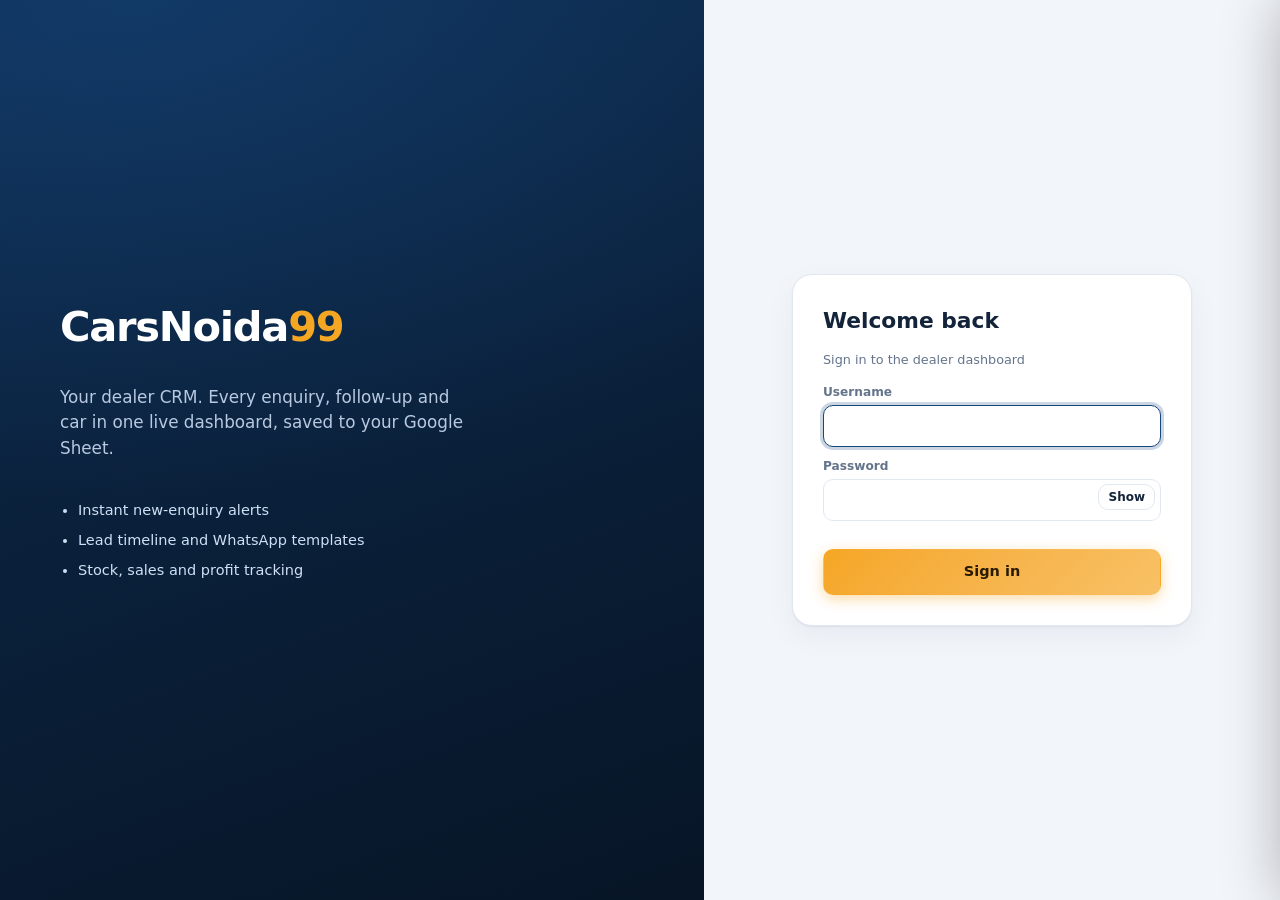
<file: admin.html>
<!doctype html><html lang="en"><head><meta charset="utf-8"><meta name="viewport" content="width=device-width,initial-scale=1,viewport-fit=cover"><meta name="robots" content="noindex,nofollow"><meta name="theme-color" content="#0d2b4e">
<title>Dealer CRM | CarsNoida99</title><link rel="icon" href="favicon.ico" sizes="any"><link rel="icon" type="image/png" sizes="32x32" href="favicon-32.png"><link rel="apple-touch-icon" href="favicon-180.png">
<style>:root{--n:#0d2b4e;--n2:#16467c;--a:#f5a623;--bg:#f2f5fa;--c:#fff;--c2:#f6f8fc;--t:#13233a;--m:#64748b;--b:#e2e8f1;--g:#15803d;--r:#dc2626;--sh:0 1px 2px #0f172a0f,0 10px 30px #0f172a0d}
[data-theme=dark]{--bg:#0a111e;--c:#111b2d;--c2:#16223a;--t:#e8eef9;--m:#8fa1bb;--b:#22314b;--g:#4ade80;--r:#f87171;--sh:0 1px 2px #0006,0 10px 30px #0004}
*{box-sizing:border-box}html{scroll-behavior:smooth}body{margin:0;font:14.5px/1.5 Inter,system-ui,-apple-system,"Segoe UI",Roboto,sans-serif;background:var(--bg);color:var(--t);-webkit-font-smoothing:antialiased}
.hide{display:none!important}button,input,select,textarea{font:inherit;color:inherit}
input,select,textarea{width:100%;padding:9px 11px;border:1px solid var(--b);border-radius:10px;background:var(--c);outline:0;transition:border .15s,box-shadow .15s}
input:focus,select:focus,textarea:focus{border-color:var(--n2);box-shadow:0 0 0 3px color-mix(in srgb,var(--n2) 22%,transparent)}
input[type=checkbox]{width:auto;accent-color:var(--n2)}textarea{resize:vertical}label{display:block;font-size:.76rem;font-weight:700;color:var(--m);margin:10px 0 4px}
button{cursor:pointer;border:1px solid var(--b);background:var(--c);padding:8px 13px;border-radius:10px;font-weight:600;transition:transform .12s,background .15s,box-shadow .15s;white-space:nowrap}button:hover{background:var(--c2);transform:translateY(-1px)}button:active{transform:none}button:disabled{opacity:.55;cursor:wait;transform:none}
button.p{background:linear-gradient(135deg,var(--a),color-mix(in srgb,var(--a) 70%,#fff));color:#2a1a00;border-color:transparent;box-shadow:0 4px 14px color-mix(in srgb,var(--a) 40%,transparent)}
button.dn{color:var(--r)}button.sm{padding:5px 10px;font-size:.8rem;border-radius:8px}button.gh{border-color:transparent;background:transparent}
a{color:var(--n2)}a.ab{display:inline-flex;align-items:center;gap:4px;text-decoration:none;font-weight:700;font-size:.78rem;padding:5px 10px;border-radius:8px;border:1px solid var(--b);background:var(--c);color:var(--t);white-space:nowrap}a.ab:hover{background:var(--c2)}a.ab.wa{background:#e8f9ef;border-color:#bfe8cf;color:#0b7a3e}[data-theme=dark] a.ab.wa{background:#0f2a1c;border-color:#1d4a30;color:#4ade80}
.auth{min-height:100vh;display:grid;grid-template-columns:1.1fr .9fr}.auth .hero{background:radial-gradient(900px 500px at 20% 0,#1d5a9e55,transparent),linear-gradient(160deg,var(--n),#071526);color:#fff;padding:60px;display:flex;flex-direction:column;justify-content:center}.auth .hero h1{font-size:2.6rem;margin:0 0 10px;letter-spacing:-.03em}.auth .hero h1 span{color:var(--a)}.auth .hero p{color:#b8c9e0;max-width:420px;font-size:1.05rem}.auth .hero li{margin:8px 0;color:#cfe0f5}.auth .hero ul{padding-left:18px}
.auth .card{margin:auto;width:min(400px,90%);background:var(--c);padding:30px;border-radius:20px;box-shadow:var(--sh);border:1px solid var(--b)}.pwrap{position:relative}.pwrap button{position:absolute;right:6px;top:5px;padding:3px 9px;font-size:.75rem}
.hint{background:#fff7e0;border:1px solid #f0d78a;color:#6b4e00;padding:10px 12px;border-radius:10px;font-size:.82rem;margin-bottom:12px}[data-theme=dark] .hint{background:#2a2410;border-color:#5a4a14;color:#f3d77a}
.demo{background:#fff2cc;color:#7a5200;text-align:center;font-size:.8rem;padding:6px;font-weight:600}
.shell{display:grid;grid-template-columns:228px 1fr;min-height:100vh}
.rail{position:sticky;top:0;height:100vh;background:linear-gradient(180deg,var(--n),#071526);color:#c9daf0;padding:16px 12px;display:flex;flex-direction:column;gap:3px;overflow-y:auto}
.rail .br{display:flex;align-items:center;gap:10px;padding:4px 8px 16px;font-weight:800;font-size:1.08rem;color:#fff}.rail .br img{width:34px;height:34px;border-radius:9px;background:#fff;object-fit:contain;padding:2px}.rail .br span span{color:var(--a)}
.rail button{display:flex;align-items:center;gap:11px;width:100%;text-align:left;background:transparent;border:0;color:#c9daf0;padding:10px 12px;border-radius:11px;font-weight:600;transform:none}.rail button:hover{background:#ffffff14}.rail button.on{background:#ffffff1f;color:#fff;box-shadow:inset 3px 0 0 var(--a)}
.rail svg,.tabbar svg{width:19px;height:19px;flex:none}.rail .cnt,.tabbar .cnt{margin-left:auto;background:var(--a);color:#2a1a00;border-radius:99px;font-size:.68rem;font-weight:800;padding:0 7px;min-width:20px;text-align:center;line-height:19px}.cnt.z{display:none}
.rail .sp{flex:1}.rail .ver{font-size:.68rem;color:#7f93b0;padding:6px 12px}
.main{min-width:0}.top{position:sticky;top:0;z-index:20;display:flex;align-items:center;gap:10px;padding:10px 24px;background:color-mix(in srgb,var(--bg) 82%,transparent);backdrop-filter:blur(12px);border-bottom:1px solid var(--b)}
.top h2{margin:0;font-size:1.2rem;letter-spacing:-.02em;min-width:90px}.gs{position:relative;flex:1;max-width:520px;margin-left:10px}.gs input{padding-left:34px;border-radius:99px}.gs svg{position:absolute;left:11px;top:10px;width:17px;height:17px;color:var(--m)}.gs kbd{position:absolute;right:10px;top:8px;font-size:.7rem;border:1px solid var(--b);border-radius:6px;padding:1px 6px;color:var(--m);background:var(--c2)}
.gsr{position:absolute;left:0;right:0;top:44px;background:var(--c);border:1px solid var(--b);border-radius:14px;box-shadow:0 20px 50px #0003;max-height:70vh;overflow:auto;padding:6px;z-index:30}.gsr h6{margin:8px 10px 2px;font-size:.68rem;text-transform:uppercase;letter-spacing:.08em;color:var(--m)}.gsr div[data-go]{padding:8px 10px;border-radius:9px;cursor:pointer;display:flex;justify-content:space-between;gap:10px}.gsr div[data-go]:hover,.gsr div.act{background:var(--c2)}
.live{display:flex;align-items:center;gap:6px;font-size:.76rem;color:var(--m);white-space:nowrap;cursor:pointer}.live i{width:8px;height:8px;border-radius:50%;background:#22c55e;box-shadow:0 0 0 0 #22c55e88;animation:pl 2s infinite}.live.off i{background:#94a3b8;animation:none}@keyframes pl{70%{box-shadow:0 0 0 7px #22c55e00}100%{box-shadow:0 0 0 0 #22c55e00}}
.qa{position:relative}.menu{position:absolute;right:0;top:42px;background:var(--c);border:1px solid var(--b);border-radius:12px;box-shadow:0 18px 40px #0003;padding:6px;min-width:170px;z-index:40}.menu button{display:block;width:100%;text-align:left;border:0;background:transparent}
.page{padding:22px 24px 90px;max-width:1500px;margin:0 auto}
.card,.box{background:var(--c);border:1px solid var(--b);border-radius:16px;padding:18px;box-shadow:var(--sh)}.box h3{margin:0 0 12px;font-size:1rem;letter-spacing:-.01em;display:flex;align-items:center;justify-content:space-between;gap:8px}.box h3 small{font-weight:500;color:var(--m);font-size:.76rem}
.g2{display:grid;grid-template-columns:1fr 1fr;gap:14px}.g3{display:grid;grid-template-columns:repeat(3,minmax(0,1fr));gap:14px}.g21{display:grid;grid-template-columns:1.4fr 1fr;gap:14px}.mt{margin-top:14px}
.sub{color:var(--m);font-size:.8rem}.empty{color:var(--m);padding:22px;text-align:center}.ln{display:flex;gap:6px;flex-wrap:wrap;align-items:center}
.hello{display:flex;align-items:flex-end;justify-content:space-between;gap:12px;flex-wrap:wrap;margin-bottom:14px}.hello h1{margin:0;font-size:1.55rem;letter-spacing:-.03em}.hello p{margin:2px 0 0;color:var(--m)}
.chips{display:flex;gap:6px;flex-wrap:wrap}.chip{border-radius:99px;padding:5px 13px;font-size:.8rem;font-weight:600;background:var(--c);border:1px solid var(--b)}.chip.on{background:var(--n);color:#fff;border-color:var(--n)}.chip b{opacity:.65;font-weight:700;margin-left:3px}
.kpis{display:grid;grid-template-columns:repeat(auto-fit,minmax(160px,1fr));gap:12px}.kp{position:relative;overflow:hidden;background:var(--c);border:1px solid var(--b);border-radius:16px;padding:15px 16px;box-shadow:var(--sh);cursor:pointer;transition:transform .15s}.kp:hover{transform:translateY(-3px)}.kp:after{content:"";position:absolute;right:-20px;top:-20px;width:80px;height:80px;border-radius:50%;background:radial-gradient(circle,color-mix(in srgb,var(--a) 28%,transparent),transparent 70%)}
.kp b{display:block;font-size:1.65rem;letter-spacing:-.03em;line-height:1.15}.kp span{font-size:.72rem;color:var(--m);font-weight:700;text-transform:uppercase;letter-spacing:.05em}.kp small{display:block;color:var(--m);font-size:.74rem;margin-top:2px}.kp.hot b{color:var(--r)}.kp.ok b{color:var(--g)}
.bd{display:inline-block;padding:2px 9px;border-radius:99px;font-size:.7rem;font-weight:800;white-space:nowrap}
.bd.New{background:#dbeafe;color:#1d4ed8}.bd.Contacted{background:#fef3c7;color:#92400e}.bd.Visit{background:#ede9fe;color:#6d28d9}.bd.Negotiation{background:#ffedd5;color:#c2410c}.bd.Won,.bd.Available,.bd.pub{background:#dcfce7;color:#15803d}.bd.Lost,.bd.Sold,.bd.Hot{background:#fee2e2;color:#b91c1c}.bd.Reserved,.bd.Warm{background:#fef3c7;color:#92400e}.bd.Cold,.bd.ft{background:#dbeafe;color:#1d4ed8}.bd.off{background:#e5e7eb;color:#475569}
[data-theme=dark] .bd{filter:brightness(.92) saturate(1.1)}
.tg{font-size:.65rem;font-weight:800;background:#fde68a;color:#78350f;border-radius:6px;padding:1px 6px;margin-left:4px}
.av{flex:none;width:38px;height:38px;border-radius:50%;display:grid;place-items:center;color:#fff;font-weight:800;font-size:.85rem}.av.lg{width:52px;height:52px;font-size:1.1rem}
.sc{display:inline-grid;place-items:center;min-width:32px;height:22px;border-radius:7px;font-size:.72rem;font-weight:800}.sc.h{background:#fee2e2;color:#b91c1c}.sc.w{background:#fef3c7;color:#92400e}.sc.c{background:#e0ecff;color:#1d4ed8}
.tool{display:flex;gap:8px;flex-wrap:wrap;margin-bottom:12px;align-items:center}.tool input,.tool select{width:auto;flex:1;min-width:130px}.tool .grow{flex:3;min-width:200px}
.lr{display:grid;grid-template-columns:26px 40px minmax(160px,2fr) 150px 96px 60px auto;gap:12px;align-items:center;padding:11px 12px;border-bottom:1px solid var(--b);cursor:pointer;transition:background .12s}.lr:hover{background:var(--c2)}.lr:last-child{border:0}.lr.sel{background:color-mix(in srgb,var(--a) 10%,transparent)}.lr b{font-weight:700}.lr .lm{min-width:0}.lr .lm .sub{display:block;white-space:nowrap;overflow:hidden;text-overflow:ellipsis}.lr .od{color:var(--r);font-weight:700}.lr .la{display:flex;gap:5px}
.lr.new{box-shadow:inset 3px 0 0 var(--a);animation:flash 1.6s}@keyframes flash{0%{background:color-mix(in srgb,var(--a) 35%,transparent)}100%{background:transparent}}
.bulk{position:sticky;bottom:78px;z-index:15;display:flex;gap:8px;align-items:center;background:var(--n);color:#fff;border-radius:14px;padding:10px 14px;box-shadow:0 14px 40px #0006;margin-top:12px}.bulk select{width:auto;background:#fff1;color:#fff;border-color:#fff3}.bulk select option{color:#000}.bulk button{background:#fff1;color:#fff;border-color:#fff3}
.fu-row{display:flex;gap:10px;align-items:center;justify-content:space-between;padding:11px 0;border-bottom:1px solid var(--b);flex-wrap:wrap}.fu-row:last-child{border:0}
.pill-r{color:var(--r);font-weight:800}.pill-g,.pos{color:var(--g);font-weight:800}.neg{color:var(--r);font-weight:800}
.kan{display:grid;grid-template-columns:repeat(6,minmax(220px,1fr));gap:12px;overflow-x:auto;padding-bottom:12px;align-items:start}.col{background:color-mix(in srgb,var(--c2) 70%,var(--b));border-radius:14px;padding:10px;min-height:180px;transition:background .15s}.col.over{outline:2px dashed var(--n2);background:color-mix(in srgb,var(--n2) 14%,var(--c))}.col h4{margin:2px 4px 10px;font-size:.76rem;display:flex;justify-content:space-between;text-transform:uppercase;letter-spacing:.06em;color:var(--m)}
.lcard{background:var(--c);border:1px solid var(--b);border-radius:12px;padding:10px 11px;margin-bottom:8px;cursor:grab;box-shadow:0 1px 3px #0f172a0d;font-size:.84rem;transition:transform .12s}.lcard:hover{transform:translateY(-2px)}.lcard.drag{opacity:.4}.lcard b{display:block}.lcard .sub{display:block;margin:2px 0 5px}
.tw{overflow-x:auto}table{width:100%;border-collapse:collapse}th{text-align:left;font-size:.7rem;text-transform:uppercase;letter-spacing:.06em;color:var(--m);padding:8px 10px;border-bottom:1px solid var(--b);white-space:nowrap}td{padding:10px;border-bottom:1px solid var(--b);vertical-align:middle}tr:last-child td{border:0}.thumb{width:54px;height:40px;object-fit:cover;border-radius:7px;margin-right:9px;vertical-align:middle;background:var(--c2)}
.hb2{display:grid;grid-template-columns:120px 1fr 54px;gap:10px;align-items:center;margin:8px 0;font-size:.83rem}.hb2 i{display:block;height:10px;border-radius:6px;background:linear-gradient(90deg,var(--n2),var(--a));transition:width .6s}.hb2 s{text-decoration:none;font-weight:800;text-align:right}
.spark{display:flex;align-items:flex-end;gap:5px;height:90px}.spark div{flex:1;display:flex;flex-direction:column;justify-content:flex-end;height:100%}.spark i{display:block;border-radius:5px 5px 0 0;background:linear-gradient(180deg,var(--a),var(--n2));min-height:3px;transition:height .6s}.spark.l{font-size:.66rem;color:var(--m);gap:5px}.axis{display:flex;gap:5px;font-size:.64rem;color:var(--m);margin-top:4px}.axis span{flex:1;text-align:center}
.feed{max-height:340px;overflow:auto}.feed div{display:flex;gap:10px;padding:8px 0;border-bottom:1px solid var(--b);font-size:.84rem;cursor:pointer}.feed div:last-child{border:0}.feed i{flex:none;width:8px;height:8px;border-radius:50%;background:var(--a);margin-top:7px}
.drawer{position:fixed;top:0;right:0;bottom:0;width:min(520px,100%);background:var(--c);z-index:60;box-shadow:-20px 0 60px #0005;transform:translateX(105%);transition:transform .28s cubic-bezier(.2,.8,.2,1);display:flex;flex-direction:column}.drawer.open{transform:none}.ov{position:fixed;inset:0;background:#0b122088;z-index:55;backdrop-filter:blur(2px);opacity:0;pointer-events:none;transition:opacity .25s}.ov.open{opacity:1;pointer-events:auto}
.dh{display:flex;gap:12px;align-items:center;padding:18px 20px 12px;border-bottom:1px solid var(--b)}.dh h3{margin:0;font-size:1.15rem}.dh .x{margin-left:auto}.db{overflow:auto;padding:16px 20px 30px;flex:1}.db h5{margin:18px 0 8px;font-size:.72rem;text-transform:uppercase;letter-spacing:.08em;color:var(--m)}
.stg{display:flex;gap:5px;flex-wrap:wrap}.stg button{font-size:.76rem;padding:6px 10px;border-radius:99px}.stg button.on{background:var(--n);color:#fff;border-color:var(--n)}.stg button.on.Lost{background:var(--r);border-color:var(--r)}.stg button.on.Won{background:var(--g);border-color:var(--g);color:#fff}
.kv{display:grid;grid-template-columns:1fr 1fr;gap:8px 14px}.kv div{font-size:.84rem}.kv span{display:block;font-size:.68rem;color:var(--m);text-transform:uppercase;letter-spacing:.05em;font-weight:700}
.msg{background:var(--c2);border:1px solid var(--b);border-radius:12px;padding:10px 12px;white-space:pre-wrap;font-size:.9rem}
.tl{border-left:2px solid var(--b);margin-left:6px;padding-left:14px}.tl div{position:relative;padding:3px 0 9px;font-size:.84rem}.tl div:before{content:"";position:absolute;left:-20px;top:9px;width:10px;height:10px;border-radius:50%;background:var(--c);border:2px solid var(--n2)}.tl small{display:block;color:var(--m);font-size:.7rem}
.fbar{display:flex;gap:10px;align-items:flex-end;margin-top:6px}
dialog{border:0;border-radius:20px;padding:0;background:var(--c);color:var(--t);max-width:760px;width:95vw;max-height:94vh;box-shadow:0 30px 80px #0008}dialog::backdrop{background:#0b1220b3;backdrop-filter:blur(3px)}dialog form,dialog .in{padding:22px}dialog h3{margin-top:0}
.g2f{display:grid;grid-template-columns:1fr 1fr;gap:0 14px}
#toast{position:fixed;left:50%;bottom:84px;transform:translateX(-50%);background:#0f172a;color:#fff;padding:11px 18px;border-radius:12px;z-index:100;box-shadow:0 12px 40px #0006;font-weight:600;max-width:92vw}#toast.e{background:#b91c1c}#toast button{margin-left:10px;padding:3px 10px;font-size:.78rem}
.sk{height:84px;border-radius:16px;margin:10px 0;background:linear-gradient(90deg,var(--c2) 25%,var(--b) 37%,var(--c2) 63%);background-size:400% 100%;animation:sh 1.3s infinite}@keyframes sh{0%{background-position:100% 50%}100%{background-position:0 50%}}
.ph{position:relative;width:100%;max-width:240px;aspect-ratio:6/7;border-radius:18px;overflow:hidden;background:linear-gradient(160deg,var(--n),var(--n2));box-shadow:var(--sh)}.ph img{width:100%;height:100%;object-fit:cover;display:block}.drop{border:2px dashed var(--b);border-radius:14px;padding:14px;text-align:center;color:var(--m);font-size:.84rem;cursor:pointer}.drop.over{border-color:var(--n2);background:var(--c2)}
.rv-i{display:grid;grid-template-columns:1fr 1fr 70px 2fr auto;gap:8px;margin-bottom:8px;align-items:center}
.tabbar{display:none}
.pgn{display:flex;align-items:center;gap:8px;margin-top:12px}
@media(max-width:1100px){.shell{grid-template-columns:70px 1fr}.rail .br span,.rail button span.t,.rail .ver{display:none}.rail button{justify-content:center;padding:11px}.rail .cnt{position:absolute;margin:-18px 0 0 22px}.rail button{position:relative}.g21{grid-template-columns:1fr}.lr{grid-template-columns:26px 40px minmax(140px,2fr) 120px 80px auto}.lr .lt{display:none}}
@media(max-width:760px){.auth{grid-template-columns:1fr}.auth .hero{display:none}.shell{display:block}.rail{display:none}.page{padding:14px 12px 100px}.top{padding:8px 12px}.top h2{display:none}.live span{display:none}.g2,.g3,.g2f{grid-template-columns:1fr}.rv-i{grid-template-columns:1fr 1fr}
.tabbar{display:flex;position:fixed;left:0;right:0;bottom:0;z-index:50;background:var(--c);border-top:1px solid var(--b);padding:6px 4px calc(6px + env(safe-area-inset-bottom))}.tabbar button{flex:1;display:flex;flex-direction:column;align-items:center;gap:2px;font-size:.62rem;padding:4px 0;border:0;background:transparent;color:var(--m);position:relative;border-radius:8px}.tabbar button.on{color:var(--n2);font-weight:800}[data-theme=dark] .tabbar button.on{color:var(--a)}.tabbar .cnt{position:absolute;top:0;right:18%;margin:0}
.lr{grid-template-columns:38px 1fr auto;row-gap:4px}.lr>label,.lr .lt,.lr .lf{display:none}.lr .lc2{grid-column:2/4;grid-row:2}.lr .la{grid-column:3;grid-row:1}.bulk{bottom:70px;flex-wrap:wrap}.kan{grid-template-columns:repeat(6,250px)}#toast{bottom:76px}.drawer{width:100%}}
</style></head>
<body>
<div id="test" class="demo hide">DEMO MODE · API_URL is empty, so data is stored only in this browser. Not connected to Google Sheets.</div>
<section id="lg" class="auth"><div class="hero"><h1>CarsNoida<span>99</span></h1><p>Your dealer CRM. Every enquiry, follow-up and car in one live dashboard, saved to your Google Sheet.</p><ul><li>Instant new-enquiry alerts</li><li>Lead timeline and WhatsApp templates</li><li>Stock, sales and profit tracking</li></ul></div>
<div class="card"><form id="lf" autocomplete="on"><h2 style="margin-top:0">Welcome back</h2><p class="sub" style="margin:-6px 0 14px">Sign in to the dealer dashboard</p>
<div id="hint" class="hint hide"><b>Demo mode.</b> Username <b>demo</b>, password <b>demo</b>. Sample cars and enquiries are preloaded. Demo login is disabled once <code>API_URL</code> is set in config.js.</div>
<label for="u">Username</label><input id="u" name="username" autocomplete="username" autofocus required>
<label for="pw">Password</label><div class="pwrap"><input id="pw" name="password" type="password" autocomplete="current-password" required><button type="button" id="eye" tabindex="-1">Show</button></div>
<div id="le" role="alert" style="color:var(--r);min-height:22px;font-size:.85rem;margin-top:6px"></div><button class="p" id="lb" type="submit" style="width:100%;padding:11px">Sign in</button></form></div></section>

<div id="app" class="shell hide">
<aside class="rail"><div class="br"><img src="favicon-192.png" alt=""><span>CarsNoida<span>99</span></span></div><div id="nav"></div><div class="sp"></div><button id="lo" data-i="out"><span class="t">Sign out</span></button><div class="ver">CRM v4 · <span id="vr"></span></div></aside>
<div class="main"><header class="top"><h2 id="vt">Home</h2>
<div class="gs"><svg viewBox="0 0 24 24" fill="none" stroke="currentColor" stroke-width="2" stroke-linecap="round"><circle cx="11" cy="11" r="7"/><path d="M20 20l-4-4"/></svg><input id="gs" placeholder="Search enquiries, customers, cars…" autocomplete="off"><kbd>/</kbd><div class="gsr hide" id="gsr"></div></div>
<div class="live" id="live" title="Click to refresh now"><i></i><span id="liveT">Live</span></div>
<div class="qa"><button class="p" id="qab">+ New</button><div class="menu hide" id="qam"><button data-q="lead">👤 Enquiry (walk-in / call)</button><button data-q="car">🚗 Car</button></div></div>
<button id="thm" title="Dark / light">🌓</button><a href="index.html" target="_blank" rel="noopener" class="ab" style="padding:8px 12px">Website ↗</a></header>
<div class="page">
<section id="home"></section>

<section id="enq" class="hide"><div class="tool" style="justify-content:space-between"><div class="chips" id="esub"></div><div class="ln"><button id="lex">⬇ CSV</button><button class="p" id="ladd">+ Add enquiry</button></div></div>
<div id="efilters"><div class="chips" id="smart" style="margin-bottom:10px"></div>
<div class="tool"><input id="ls" class="grow" placeholder="Filter by name, phone, car, message…"><select id="lst"></select><select id="lty"></select><select id="lpr"><option value="">Any priority</option><option>Hot</option><option>Warm</option><option>Cold</option></select><select id="lso"><option value="new">Newest first</option><option value="score">Best score</option><option value="fu">Follow-up date</option><option value="old">Oldest first</option></select></div></div>
<div id="elist" class="box" style="padding:4px 6px"></div><div class="bulk hide" id="bulk"></div>
<div id="kan" class="kan hide"></div><div id="fu" class="hide"></div></section>

<section id="cus" class="hide"><div class="tool"><input id="cs" class="grow" placeholder="Search customers by name or phone"><button id="cex">⬇ CSV</button></div><div class="box"><div class="tw"><table><thead><tr><th>Customer</th><th>Enquiries</th><th>Interested in</th><th>Latest</th><th>Stage</th><th></th></tr></thead><tbody id="ctb"></tbody></table></div></div></section>

<section id="cars" class="hide"><div class="tool" style="justify-content:space-between"><div class="chips" id="csub"></div><div class="ln"><button id="carex">⬇ CSV</button><button class="p" id="add">+ Add car</button></div></div>
<div id="stock"><div class="tool"><input id="s" class="grow" placeholder="Search by name, brand or model"><select id="fs"><option value="">All visibility</option><option value="1">Published</option><option value="0">Hidden</option></select><select id="fst"><option value="">All stock status</option><option>Available</option><option>Reserved</option><option>Sold</option></select></div>
<div class="box"><div class="tw"><table><thead><tr><th>Car</th><th>Price</th><th>Stock</th><th>Days</th><th>Views</th><th>Enquiries</th><th>Website</th><th></th></tr></thead><tbody id="tb"></tbody></table></div><div class="pgn" id="pg"></div></div></div><div id="soldv" class="hide"></div></section>

<section id="rep" class="hide"></section>

<section id="site" class="hide"><div class="g21"><div class="box"><h3>Shop owner <small>Shown in the “About us” section of your website</small></h3>
<div style="display:flex;gap:18px;flex-wrap:wrap"><div style="flex:none"><div class="ph"><img id="ownPrev" alt=""></div></div><div style="flex:1;min-width:230px"><label>Photo</label><div class="drop" id="drop">📷 Drag a photo here or click to choose<br><span class="sub">Portrait photo works best. It is auto-cropped and compressed.</span></div><input type="file" id="phf" accept="image/*" class="hide"><div class="ln" style="margin-top:8px"><button class="sm dn hide" id="phx">Remove photo</button><span class="sub" id="phn"></span></div>
<label>Name</label><input id="on" maxlength="60" placeholder="e.g. Mr. Rakesh Kumar"><label>Role</label><input id="or" maxlength="80" placeholder="Founder &amp; Owner, CarsNoida99"></div></div>
<label>Quote / message to customers</label><textarea id="oq" rows="2" maxlength="300" placeholder="A used car should be a happy purchase…"></textarea><label>About paragraph (optional)</label><textarea id="oa" rows="3" maxlength="500"></textarea>
<label>Opening hours</label><input id="oh" maxlength="100" placeholder="Mon–Sun · 10:00 AM – 7:00 PM"></div>
<div style="display:grid;gap:14px;align-content:start"><div class="box"><h3>Announcement bar <small>top of website</small></h3><label style="display:flex;gap:8px;align-items:center;margin:0 0 8px;font-size:.85rem;color:var(--t)"><input type="checkbox" id="bo"> Show announcement</label><input id="bt" maxlength="140" placeholder="e.g. Diwali offer: free insurance on selected cars"></div>
<div class="box"><h3>Alerts &amp; Google Sheet</h3><label>E-mail me every new enquiry</label><input id="ne" type="email" placeholder="you@gmail.com"><p class="sub" style="margin:4px 0 0">Needs a one-time Google permission the first time a website enquiry arrives.</p><label>Google Sheet link (for the shortcut button)</label><input id="su" placeholder="https://docs.google.com/spreadsheets/d/…"></div></div></div>
<div class="box mt"><h3>Customer reviews <small>Shown on the website</small><button class="sm" id="rvadd">+ Add review</button></h3><div id="rvl"></div></div>
<div style="text-align:right;margin-top:14px"><button class="p" id="ssv" style="padding:11px 26px">Save website settings</button></div></section>

<section id="log" class="hide box"><div class="tw"><table id="lt"></table></div></section>

<section id="acc" class="hide"><div class="g2"><div class="box"><h3>Google Sheet</h3><p class="sub" style="margin-top:0">Your enquiries are saved to the <b>Leads</b> tab. A live <b>Summary</b> tab with charts is also created.</p><div class="ln"><a class="ab" id="osh" target="_blank" rel="noopener">Open Google Sheet ↗</a><button id="fmt">✨ Format my sheet</button></div><p class="sub">“Format” adds colours, dropdowns, filters, overdue highlights and the Summary tab. Safe to run any time.</p>
<hr style="border:0;border-top:1px solid var(--b);margin:16px 0"><h3>Preferences</h3><label style="display:flex;gap:8px;align-items:center;margin:0;font-size:.88rem;color:var(--t)"><input type="checkbox" id="snd"> Play a sound for new enquiries</label><label>Colour theme</label><div class="chips" id="pals"></div>
<hr style="border:0;border-top:1px solid var(--b);margin:16px 0"><h3>Keyboard shortcuts</h3><p class="sub" style="margin:0"><b>/</b> search · <b>N</b> new enquiry · <b>R</b> refresh · <b>Esc</b> close panel</p></div>
<div style="display:grid;gap:14px;align-content:start"><div class="box"><h3>Change password</h3><label>Current password</label><input id="op" type="password" autocomplete="current-password"><label>New password (10+ characters)</label><input id="np" type="password" autocomplete="new-password"><div style="margin-top:12px"><button class="p" id="cp">Update password</button></div></div>
<div class="box"><h3>Sample data &amp; backups</h3><p class="sub" style="margin-top:0">Sample data is fictional. Delete it before going live. Import each only once.</p><div class="ln"><button id="imp" class="p">Import my 12 real cars</button><button id="imd">14 sample cars</button><button id="iml">18 sample enquiries</button></div><div class="ln" style="margin-top:12px"><button id="bkc">⬇ Cars CSV</button><button id="bkl">⬇ Enquiries CSV</button><button id="bkj">⬇ Everything JSON</button></div></div></div></div></section>
</div></div>
<nav class="tabbar" id="tabbar"></nav></div>

<div class="ov" id="ov"></div><aside class="drawer" id="drw" aria-label="Enquiry details"></aside>

<dialog id="dlg"><form id="f" method="dialog"><h3 id="ft">Car</h3><div class="g2f">
<div><label>Brand *</label><input name="brand" required></div><div><label>Model *</label><input name="model" required></div>
<div><label>Variant</label><input name="variant"></div><div><label>Year *</label><input name="year" type="number" min="1980" required></div>
<div><label>Price (₹) *</label><input name="price" type="number" min="1" required></div><div><label>Market price (₹)</label><input name="marketPrice" type="number" min="0"></div>
<div><label>Purchase cost (₹, private)</label><input name="costPrice" type="number" min="0"></div><div><label>Stock status</label><select name="status"><option>Available</option><option>Reserved</option><option>Sold</option></select></div>
<div><label>Sold price (₹, private)</label><input name="soldPrice" type="number" min="0"></div><div><label>Kilometres</label><input name="km" type="number" min="0"></div>
<div><label>Owners</label><input name="owners" type="number" min="0"></div><div><label>Fuel</label><select name="fuel"><option>Petrol</option><option>Diesel</option><option>CNG</option><option>Electric</option><option>Hybrid</option></select></div>
<div><label>Transmission</label><select name="transmission"><option>Manual</option><option>Automatic</option></select></div><div><label>Body type</label><select name="bodyType"><option>Hatchback</option><option>Sedan</option><option>SUV</option><option>MUV</option><option>Coupe</option></select></div>
<div><label>Colour</label><input name="color"></div><div><label>Seats</label><input name="seats" type="number" min="1"></div><div><label>Engine (cc)</label><input name="engineCc" type="number" min="0"></div><div><label>RTO</label><input name="rto"></div><div><label>Mileage</label><input name="mileage"></div>
<div><label>Condition</label><select name="condition"><option value="">—</option><option>Excellent</option><option>Good</option><option>Fair</option></select></div><div><label>Warranty</label><input name="warranty" placeholder="e.g. 6 months"></div><div><label>Insurance</label><input name="insurance"></div><div><label>Service history</label><input name="service"></div></div>
<label>Description</label><textarea name="note" rows="3"></textarea><label>Features (one per line)</label><textarea name="features" rows="3"></textarea>
<label>Image URLs (one per line, https:// or cars/…)</label><textarea name="images" rows="3" id="im"></textarea><div id="pv" style="display:flex;gap:6px;margin:6px 0"></div>
<label style="display:inline-flex;gap:6px;align-items:center;color:var(--t)"><input type="checkbox" name="featured"> Featured</label> &nbsp; <label style="display:inline-flex;gap:6px;align-items:center;color:var(--t)"><input type="checkbox" name="published"> Published on website</label>
<div id="fe" style="color:var(--r)"></div><div style="text-align:right;margin-top:10px"><button type="button" id="cx">Cancel</button> <button class="p" id="sv" type="submit">Save</button></div></form></dialog>

<dialog id="ldlg"><form id="lform" method="dialog"><h3 id="lt2">Add enquiry</h3><div class="g2f"><div><label>Name *</label><input name="name" required></div><div><label>Phone *</label><input name="phone" required inputmode="tel"></div>
<div><label>Email</label><input name="email" type="email"></div><div><label>Type</label><select name="type"><option>Buy</option><option>Sell</option><option>Test drive</option><option>Finance</option><option>Callback</option><option>Other</option></select></div>
<div><label>Car</label><input name="carTitle" list="carlist" placeholder="Car they asked about"></div><div><label>Budget / expected price (₹)</label><input name="budget" type="number" min="0"></div>
<div><label>Source</label><select name="source"><option>Walk-in</option><option>Phone call</option><option>WhatsApp</option><option>CarWale</option><option>CarTrade</option><option>Instagram</option><option>Referral</option><option>Website</option></select></div><div><label>Buying timeline</label><select name="timeline"><option value="">—</option><option>Immediately</option><option>This month</option><option>1-3 months</option><option>Just exploring</option></select></div>
<div><label>Priority</label><select name="priority"><option>Hot</option><option selected>Warm</option><option>Cold</option></select></div><div><label>Follow-up date</label><input name="followUp" type="date"></div></div>
<label>Message</label><textarea name="message" rows="2"></textarea><datalist id="carlist"></datalist><div id="lfe" style="color:var(--r)"></div><div style="text-align:right;margin-top:10px"><button type="button" id="lcx">Cancel</button> <button class="p" id="lsv" type="submit">Save</button></div></form></dialog>
<dialog id="sdlg" style="max-width:420px"><form id="sform" method="dialog"><h3>Mark car as sold</h3><p id="stt" class="sub"></p><label>Sold price (₹) *</label><input id="spx" type="number" min="1" required><label>Purchase cost (₹)</label><input id="scx" type="number" min="0"><div style="text-align:right;margin-top:12px"><button type="button" id="scn">Cancel</button> <button class="p" type="submit">Mark sold</button></div></form></dialog>
<dialog id="cf" style="max-width:420px"><div class="in"><p id="ct"></p><div style="text-align:right"><button id="cn">Cancel</button> <button class="dn" id="cy">Delete</button></div></div></dialog>
<dialog id="cdlg"><div class="in"><div id="cbody"></div><div style="text-align:right;margin-top:10px"><button id="ccl">Close</button></div></div></dialog>
<div id="toast" class="hide"></div>

<script src="config.js"></script><script src="data/cars.js"></script><script src="data/sample-crm.js"></script><script>
const API=(window.CONFIG&&typeof window.CONFIG.API_URL==="string"?window.CONFIG.API_URL.trim():""),$=id=>document.getElementById(id);
let tok=sessionStorage.getItem("tok"),cars=[],leads=[],S={},view="home",esub="list",csub="stock",page=0,cur=null,curL=null,range="30",smart="all",sel=new Set(),known=new Set(),lastSync=0,pollT=null,newIds=new Set(),openId=null,photoData=null,reviews=[],mute=false;
const ST=["New","Contacted","Visit scheduled","Negotiation","Won","Lost"],cls=s=>s==="Visit scheduled"?"Visit":s,DAY=864e5;
const esc=s=>String(s??"").replace(/[&<>"']/g,c=>({"&":"&amp;","<":"&lt;",">":"&gt;",'"':"&quot;","'":"&#39;"}[c]));
const inr=n=>"₹"+Number(n||0).toLocaleString("en-IN"),today=()=>new Date().toLocaleDateString("en-CA",{timeZone:"Asia/Kolkata"}),plus=d=>new Date(Date.now()+d*DAY).toLocaleDateString("en-CA",{timeZone:"Asia/Kolkata"});
const fmt=d=>d?new Date(d).toLocaleString("en-IN",{dateStyle:"medium",timeStyle:"short"}):"—",fd=d=>d?new Date(d+(String(d).length===10?"T00:00:00":"")).toLocaleDateString("en-IN",{day:"numeric",month:"short"}):"";
const ago=d=>{if(!d)return"";const m=Math.round((Date.now()-new Date(d))/6e4);return m<1?"just now":m<60?m+"m ago":m<1440?Math.round(m/60)+"h ago":Math.round(m/1440)+"d ago"};
const wnum=p=>{p=String(p||"").replace(/\D/g,"");return p.length===10?"91"+p:p},ini=n=>String(n||"?").trim().split(/\s+/).slice(0,2).map(x=>x[0]).join("").toUpperCase(),hue=n=>{let h=0;for(const c of String(n))h=(h*31+c.charCodeAt(0))%360;return`hsl(${h} 55% 42%)`};
const openSt=l=>l.status!=="Won"&&l.status!=="Lost",stock=c=>c.status||"Available",days=c=>Math.max(0,Math.floor((Date.now()-new Date(c.created||Date.now()))/DAY)),leadsFor=c=>leads.filter(l=>l.carId&&l.carId===c.id).length;
const group=(arr,k)=>Object.entries(arr.reduce((o,c)=>(o[c[k]||"Other"]=(o[c[k]||"Other"]||0)+1,o),{})).sort((a,b)=>b[1]-a[1]);
const bars=(rows,f)=>{const mx=Math.max(1,...rows.map(r=>r[1]));return rows.map(([k,v])=>`<div class="hb2"><span>${esc(k)}</span><i style="width:${Math.max(3,v/mx*100)}%"></i><s>${f?f(v):v}</s></div>`).join("")||'<div class="empty">No data yet.</div>'};
const IC={home:"M3 11l9-8 9 8v9a1 1 0 0 1-1 1h-5v-6H9v6H4a1 1 0 0 1-1-1z",inbox:"M3 13l3-8h12l3 8v6H3zM3 13h5l1 3h6l1-3h5",users:"M9 11a4 4 0 1 0 0-8 4 4 0 0 0 0 8zM2 21v-1a6 6 0 0 1 6-6h2a6 6 0 0 1 6 6v1M17 3a4 4 0 0 1 0 8M22 21v-1a6 6 0 0 0-4-5.6",car:"M5 16l1.5-5a2 2 0 0 1 2-1.5h7a2 2 0 0 1 2 1.5L19 16M3 16h18v3H3zM7 19v1M17 19v1",chart:"M4 20V10M10 20V4M16 20v-7M22 20H2",globe:"M12 3a9 9 0 1 0 0 18 9 9 0 0 0 0-18zM3 12h18M12 3c3 3 3 15 0 18M12 3c-3 3-3 15 0 18",list:"M8 6h12M8 12h12M8 18h12M4 6h.01M4 12h.01M4 18h.01",gear:"M12 9a3 3 0 1 0 0 6 3 3 0 0 0 0-6zM19 12l2-1-2-4-2 1-2-1-1-2h-4l-1 2-2 1-2-1-2 4 2 1v2l-2 1 2 4 2-1 2 1 1 2h4l1-2 2-1 2 1 2-4-2-1z",out:"M9 4H5v16h4M16 8l4 4-4 4M20 12H9"};
const svg=n=>`<svg viewBox="0 0 24 24" fill="none" stroke="currentColor" stroke-width="1.8" stroke-linecap="round" stroke-linejoin="round"><path d="${IC[n]}"/></svg>`;
const NAV=[["home","Home","home"],["enq","Enquiries","inbox"],["cus","Customers","users"],["cars","Cars","car"],["rep","Reports","chart"],["site","Website","globe"],["log","Activity","list"],["acc","Settings","gear"]];
$("nav").innerHTML=NAV.map(n=>`<button data-v="${n[0]}">${svg(n[2])}<span class="t">${n[1]}</span>${n[0]==="enq"?'<span class="cnt z" id="bN"></span>':""}</button>`).join("");$("lo").insertAdjacentHTML("afterbegin",svg("out"));
$("tabbar").innerHTML=[["home","Home","home"],["enq","Leads","inbox"],["cars","Cars","car"],["rep","Reports","chart"],["acc","More","gear"]].map(n=>`<button data-v="${n[0]}">${svg(n[2])}${n[1]}${n[0]==="enq"?'<span class="cnt z" id="bN2"></span>':""}</button>`).join("");
function toast(m,e,act){const t=$("toast");t.innerHTML=esc(m)+(act?`<button id="tact">${esc(act[0])}</button>`:"");t.className=e?"e":"";if(act)$("tact").onclick=()=>{t.className="hide";act[1]()};clearTimeout(toast.t);toast.t=setTimeout(()=>t.className="hide",act?6000:3200)}
const THEME=localStorage.getItem("theme")||(matchMedia("(prefers-color-scheme:dark)").matches?"dark":"light");document.documentElement.dataset.theme=THEME;$("thm").onclick=()=>{const t=document.documentElement.dataset.theme==="dark"?"light":"dark";document.documentElement.dataset.theme=t;localStorage.setItem("theme",t)};

/* ---------- demo backend (only when API_URL is empty) ---------- */
function enrich(c,i){const n=Date.now();return{...c,status:i%9===3?"Sold":i%7===2?"Reserved":"Available",costPrice:Math.round(c.price*.87/1000)*1000,soldPrice:i%9===3?c.price-8000:0,views:Math.round((i*7+5)%40),created:new Date(n-(i*6+4)*DAY).toISOString(),updated:new Date(n-(i%5)*DAY).toISOString()}}
async function mock(a,q){const g=k=>JSON.parse(localStorage.getItem("m_"+k)||"[]"),s=(k,v)=>localStorage.setItem("m_"+k,JSON.stringify(v));
if(!localStorage.getItem("m_seeded4")){const cs=(window.STARTER_CARS||[]).map(enrich);s("cars",cs);s("leads",window.makeSampleLeads?makeSampleLeads(cs.filter(c=>c.status!=="Sold")):[]);localStorage.setItem("m_seeded4","1");localStorage.setItem("m_seeded3","1")}
let l=g("cars"),L=g("leads");const n=new Date().toISOString(),HX=(h,t)=>[...(h||[]),{t:new Date().toISOString(),u:"demo",x:t}];
if(a==="login")return q.username==="demo"&&q.password==="demo"?{ok:true,data:{token:"test"}}:{ok:false,error:"Invalid username or password (demo mode: demo / demo)"};
if(a==="list")return{ok:true,data:l};if(a==="logs")return{ok:true,data:g("logs")};if(a==="leads")return{ok:true,data:L};if(a==="password")return{ok:false,error:"Not available in demo mode"};if(a==="formatSheet")return{ok:false,error:"Demo mode: connect your Google Sheet first"};
if(a==="settings")return{ok:true,data:JSON.parse(localStorage.getItem("m_settings")||"{}")};
if(a==="settingsSave"){const o=JSON.parse(localStorage.getItem("m_settings")||"{}");Object.assign(o,q.settings);localStorage.setItem("m_settings",JSON.stringify(o))}
if(a==="save"){const c={...q.car};if(!c.brand||!c.model||!(c.price>0))return{ok:false,error:"Brand, model and price are required"};const i=l.findIndex(x=>x.id===c.id);
if(i<0){c.id="t"+Date.now()+Math.floor(Math.random()*99);c.created=n;c.views=0;l.push(c)}else{c.created=l[i].created;c.views=l[i].views;l[i]=c}c.updated=n;c.title=c.title||[c.year,c.brand,c.model,c.variant].join(" ").trim();s("cars",l)}
if(a==="delete")s("cars",l.filter(x=>x.id!==q.id));if(a==="flag"){const c=l.find(x=>x.id===q.id);c[q.field]=!c[q.field];c.updated=n;s("cars",l)}
if(a==="leadSave"){const x={...q.lead},i=L.findIndex(y=>y.id===x.id);
if(i<0){if(!x.name||!x.phone)return{ok:false,error:"Name and phone are required"};const rp=L.filter(y=>String(y.phone).slice(-10)===String(x.phone).slice(-10)).length;L.unshift({id:"L"+Date.now()+Math.floor(Math.random()*99),time:x.time||n,status:"New",priority:"Warm",source:"Walk-in",type:"Buy",notes:"",followUp:"",timeline:"",preferredTime:"",lostReason:"",lastContact:"",repeat:rp,...x,history:HX([],"Enquiry added manually"),updated:n})}
else{const o=L[i];let h=o.history||[];if(x.status&&x.status!==o.status){h=HX(h,`Status: ${o.status} → ${x.status}`);if(x.status==="Contacted")o.lastContact=n}if(x.priority&&x.priority!==o.priority)h=HX(h,"Priority set to "+x.priority);
if(x.followUp!==undefined&&x.followUp!==o.followUp)h=HX(h,x.followUp?"Follow-up set for "+x.followUp:"Follow-up cleared");if(x.addNote)h=HX(h,"Note: "+x.addNote);if(x.logContact){o.lastContact=n;h=HX(h,"Contacted: "+(x.logContact===true?"call / message":x.logContact))}
const{addNote,logContact,...rest}=x;L[i]={...o,...rest,history:h,updated:n}}s("leads",L)}
if(a==="leadDelete")s("leads",L.filter(x=>x.id!==q.id));
const lg=g("logs");lg.unshift({time:n,user:"demo",action:a,recordId:q.id||(q.lead&&q.lead.id)||"",detail:""});s("logs",lg.slice(0,50));return{ok:true,data:{id:"x"}}}
async function api(action,p={}){if(!API)return mock(action,p);const ac=new AbortController(),t=setTimeout(()=>ac.abort(),25000);
try{const r=await fetch(API,{method:"POST",headers:{"Content-Type":"text/plain;charset=utf-8"},body:JSON.stringify({action,token:tok,...p}),signal:ac.signal,cache:"no-store"});const raw=await r.text();let j;try{j=JSON.parse(raw)}catch(_){return{ok:false,error:"The Apps Script endpoint did not return JSON. Check config.js has the deployed /exec URL and redeploy the latest Apps Script version."}}
if(j.code===401&&action!=="login"){out();toast("Session expired. Please sign in again.",1)}return j}catch(e){return{ok:false,error:e.name==="AbortError"?"The server took too long. Check your internet and Apps Script deployment.":"Could not reach Google Apps Script. Check config.js, internet, and deployment access (Anyone)."}}finally{clearTimeout(t)}}
function out(){tok=null;sessionStorage.removeItem("tok");clearInterval(pollT);$("app").classList.add("hide");$("lg").classList.remove("hide");document.title="Dealer CRM | CarsNoida99"}

/* ---------- auth / boot ---------- */
async function loadAll(first){const [a,b]=await Promise.all([api("list"),api("leads")]);if(!a.ok)return a;cars=Array.isArray(a.data)?a.data:[];if(!b.ok)toast("Enquiries not loaded: "+b.error+". Re-deploy the new Apps Script.",1);else{const nl=Array.isArray(b.data)?b.data:[];if(!first)nl.forEach(l=>{if(!known.has(l.id))newIds.add(l.id)});leads=nl}leads.forEach(l=>known.add(l.id));lastSync=Date.now();return{ok:true}}
async function enter(){$("home").innerHTML='<div class="sk"></div>'.repeat(3);const r=await loadAll(true);if(!r.ok){out();$("le").textContent=r.error||"Could not verify this session. Please sign in again.";return false}
$("lg").classList.add("hide");$("app").classList.remove("hide");$("test").classList.toggle("hide",!!API);api("settings").then(x=>{if(x.ok){S=x.data||{};fillSite();osh()}});go(view);startPoll();return true}
$("lf").onsubmit=async e=>{e.preventDefault();$("lb").disabled=true;$("lb").textContent="Signing in…";$("le").textContent="";const r=await api("login",{username:$("u").value,password:$("pw").value});$("lb").disabled=false;$("lb").textContent="Sign in";
if(!r.ok)return $("le").textContent=r.error||"Sign in failed.";if(!r.data||!r.data.token)return $("le").textContent="Login response had no session. Redeploy the Apps Script backend and try again.";tok=r.data.token;sessionStorage.setItem("tok",tok);$("pw").value="";await enter()};
$("eye").onclick=()=>{const h=$("pw").type==="password";$("pw").type=h?"text":"password";$("eye").textContent=h?"Hide":"Show"};$("hint").classList.toggle("hide",!!API);$("lo").onclick=async()=>{await api("logout");out()};
$("vr").textContent=API?"Live":"Demo";

/* ---------- live updates ---------- */
function startPoll(){clearInterval(pollT);pollT=setInterval(()=>{if(document.hidden||!tok)return;sync(true)},40000)}
async function sync(quiet){$("live").classList.add("off");const before=new Set(known),r=await loadAll(false);$("live").classList.remove("off");if(!r.ok){if(!quiet)toast(r.error,1);return}
const fresh=leads.filter(l=>!before.has(l.id)),mu=mute;mute=false;if(fresh.length&&!mu){toast(`🔔 ${fresh.length} new enquir${fresh.length>1?"ies":"y"}: ${fresh.slice(0,2).map(l=>l.name).join(", ")}`,0,["View",()=>{go("enq");esub="list";drawEnq()}]);if(localStorage.getItem("snd")!=="0")chime()}
drawAll();$("liveT").textContent="Live";if(!quiet)toast("Refreshed")}
$("live").onclick=()=>sync(false);document.addEventListener("visibilitychange",()=>{if(!document.hidden&&tok&&Date.now()-lastSync>20000)sync(true)});
setInterval(()=>{if(tok&&lastSync)$("liveT").textContent="Live · "+(Date.now()-lastSync<60000?"just now":ago(lastSync))},15000);
function chime(){try{const c=new(window.AudioContext||window.webkitAudioContext)(),t=c.currentTime;[660,880].forEach((f,i)=>{const o=c.createOscillator(),g=c.createGain();o.frequency.value=f;o.connect(g);g.connect(c.destination);g.gain.setValueAtTime(.0001,t+i*.14);g.gain.exponentialRampToValueAtTime(.18,t+i*.14+.02);g.gain.exponentialRampToValueAtTime(.0001,t+i*.14+.3);o.start(t+i*.14);o.stop(t+i*.14+.32)})}catch(e){}}
function drawAll(){const o=openId,sc=$("drw").querySelector(".db");const st=sc?sc.scrollTop:0;badges();({home:drawHome,enq:drawEnq,cus:drawCus,cars:drawCars,rep:drawRep}[view]||(()=>{}))();if(o&&$("drw").classList.contains("open")&&!/INPUT|TEXTAREA|SELECT/.test((document.activeElement||{}).tagName||"")){drawDrawer(leads.find(l=>l.id===o));const d=$("drw").querySelector(".db");if(d)d.scrollTop=st}}

/* ---------- navigation ---------- */
const TITLES={home:"Home",enq:"Enquiries",cus:"Customers",cars:"Cars",rep:"Reports",site:"Website",log:"Activity",acc:"Settings"};
function go(v){view=v;document.querySelectorAll("[data-v]").forEach(x=>x.classList.toggle("on",x.dataset.v===v||(v!=="home"&&v!=="enq"&&v!=="cars"&&v!=="rep"&&x.dataset.v==="acc"&&x.closest("#tabbar"))));Object.keys(TITLES).forEach(k=>$(k).classList.toggle("hide",k!==v));$("vt").textContent=TITLES[v];
({home:drawHome,enq:drawEnq,cus:drawCus,cars:drawCars,rep:drawRep,log:logs,acc:drawSet,site:fillSite}[v]||(()=>{}))();scrollTo(0,0)}
document.addEventListener("click",e=>{const n=e.target.closest("[data-v]");if(n){go(n.dataset.v);return}
const o=e.target.closest("[data-open]");if(o&&!e.target.closest("a,select,input,label")){openLead(o.dataset.open);return}
if(!e.target.closest(".qa"))$("qam").classList.add("hide");if(!e.target.closest(".gs"))$("gsr").classList.add("hide")});
$("qab").onclick=()=>$("qam").classList.toggle("hide");$("qam").onclick=e=>{const b=e.target.closest("[data-q]");if(!b)return;$("qam").classList.add("hide");b.dataset.q==="lead"?leadForm():carForm({published:false,status:"Available",fuel:"Petrol",transmission:"Manual",bodyType:"Hatchback",year:new Date().getFullYear()})};
function badges(){const n=leads.filter(l=>l.status==="New").length;["bN","bN2"].forEach(i=>{const e=$(i);if(e){e.textContent=n;e.classList.toggle("z",!n)}});document.title=(n?`(${n}) `:"")+"Dealer CRM | CarsNoida99"}

/* ---------- score & templates ---------- */
function score(l){let s=20;s+={Hot:25,Warm:10,Cold:0}[l.priority]||0;s+={"Test drive":20,Finance:15,Buy:8,Sell:8,Callback:6}[l.type]||0;s+={Immediately:15,"This month":10,"1-3 months":5}[l.timeline]||0;if(l.repeat)s+=10;if(l.budget)s+=5;if(Date.now()-new Date(l.time)<2*DAY)s+=10;if(!openSt(l))return 0;return Math.min(100,s)}
const scc=n=>n>=70?"h":n>=45?"w":"c";
const carOf=l=>cars.find(c=>c.id===l.carId)||cars.find(c=>c.title===l.carTitle);
const TPL={"Greeting":l=>`Hi ${l.name}, this is CarsNoida99. Thank you for your enquiry${l.carTitle?" about the "+l.carTitle:""}. How can we help you?`,
"Car details":l=>{const c=carOf(l);return`Hi ${l.name}, ${c?`the ${c.title} is available at ${inr(c.price)}. ${c.km.toLocaleString("en-IN")} km, ${c.fuel}, ${c.owners||1} owner.`:"the car you asked about is available."} Would you like to visit or see more photos?`},
"Visit invite":l=>`Hi ${l.name}, you are welcome at our showroom: D-11, Sector 10, Near Noida Stadium, Dallupura Road, Noida. Open daily 10 AM to 7 PM. Map: https://maps.google.com/?q=Carsnoida99+Auto+Private+Limited+Noida`,
"Follow-up":l=>`Hi ${l.name}, just checking in. Are you still interested${l.carTitle?" in the "+l.carTitle:""}? Happy to help with finance, exchange or a test drive.`,
"Sell: ask photos":l=>`Hi ${l.name}, thanks for your car details. Please send photos (front, back, both sides, interior, dashboard/odometer) and we will share a valuation.`,
"Thank you":l=>`Hi ${l.name}, thank you for choosing CarsNoida99! We would love your feedback on Google. Wishing you happy driving!`};
const waLink=(l,t)=>`https://wa.me/${wnum(l.phone)}?text=${encodeURIComponent((TPL[t]||TPL.Greeting)(l))}`;

/* ---------- save lead (optimistic) ---------- */
async function upLead(id,patch,silent){const l=leads.find(x=>x.id===id);if(l){const o={...l};Object.assign(l,patch);delete l.addNote;delete l.logContact;if(patch.status&&patch.status!==o.status){l.history=[...(l.history||[]),{t:new Date().toISOString(),u:"you",x:`Status: ${o.status} → ${patch.status}`}]}if(patch.addNote)l.history=[...(l.history||[]),{t:new Date().toISOString(),u:"you",x:"Note: "+patch.addNote}];badges();drawAll()}
const r=await api("leadSave",{lead:{id,...patch}});if(!r.ok)toast(r.error,1);else if(!silent)toast("Saved");await sync(true)}

/* ---------- HOME ---------- */
const RANGES=[["1","Today"],["7","7 days"],["30","30 days"],["0","All time"]];
function inRange(l){return range==="0"||(range==="1"?new Date(l.time).toLocaleDateString("en-CA",{timeZone:"Asia/Kolkata"})===today():Date.now()-new Date(l.time)<+range*DAY)}
const dueList=()=>leads.filter(l=>openSt(l)&&l.followUp&&l.followUp<=today());
function drawHome(){const R=leads.filter(inRange),live=cars.filter(c=>stock(c)!=="Sold"),val=live.reduce((s,c)=>s+c.price,0),nw=leads.filter(l=>l.status==="New"),hot=leads.filter(l=>openSt(l)&&l.priority==="Hot"),due=dueList(),won=R.filter(l=>l.status==="Won"),conv=R.length?Math.round(won.length/R.length*100):0,soldC=cars.filter(c=>stock(c)==="Sold"),profit=soldC.reduce((s,c)=>s+((c.soldPrice||0)-(c.costPrice||0)),0);
const h=new Date().getHours(),gr=h<12?"Good morning":h<17?"Good afternoon":"Good evening",od=due.filter(l=>l.followUp<today()).length;
const focus=[...nw,...due.filter(l=>!nw.includes(l))].slice(0,7),feed=leads.flatMap(l=>(l.history||[]).map(x=>({...x,l}))).sort((a,b)=>new Date(b.t)-new Date(a.t)).slice(0,10);
const sp=[];for(let i=13;i>=0;i--){const d=new Date(Date.now()-i*DAY).toLocaleDateString("en-CA",{timeZone:"Asia/Kolkata"});sp.push({d,n:leads.filter(l=>new Date(l.time).toLocaleDateString("en-CA",{timeZone:"Asia/Kolkata"})===d).length})}const mx=Math.max(1,...sp.map(x=>x.n));
const old=live.filter(c=>days(c)>45).sort((a,b)=>days(b)-days(a)).slice(0,4),hotCars=Object.entries(leads.reduce((o,l)=>(l.carTitle&&(o[l.carTitle]=(o[l.carTitle]||0)+1),o),{})).sort((a,b)=>b[1]-a[1]).slice(0,5);
$("home").innerHTML=`<div class="hello"><div><h1>${gr} 👋</h1><p>${nw.length?`<b>${nw.length}</b> new enquir${nw.length>1?"ies":"y"} waiting`:"No new enquiries waiting"}${due.length?` · <b>${due.length}</b> follow-up${due.length>1?"s":""} due${od?` (${od} overdue)`:""}`:" · no follow-ups due"}.</p></div><div class="chips">${RANGES.map(r=>`<button class="chip ${range===r[0]?"on":""}" data-range="${r[0]}">${r[1]}</button>`).join("")}</div></div>
<div class="kpis"><div class="kp" data-go="enq:all"><span>Enquiries</span><b>${R.length}</b><small>${RANGES.find(r=>r[0]===range)[1].toLowerCase()}</small></div><div class="kp ${nw.length?"hot":""}" data-go="enq:new"><span>New · unattended</span><b>${nw.length}</b><small>need a first reply</small></div><div class="kp ${od?"hot":""}" data-go="enq:due"><span>Follow-ups due</span><b>${due.length}</b><small>${hot.length} hot leads open</small></div><div class="kp ok" data-go="enq:all"><span>Won</span><b>${won.length}</b><small>${conv}% conversion</small></div><div class="kp" data-go="cars:"><span>Cars in stock</span><b>${live.length}</b><small>${inr(val)}</small></div><div class="kp ok" data-go="cars:sold"><span>Gross profit</span><b>${inr(profit)}</b><small>${soldC.length} sold</small></div></div>
<div class="g21 mt"><div class="box"><h3>Today's focus <small>reply, call, tick off</small></h3>${focus.map(l=>`<div class="fu-row" data-open="${esc(l.id)}" style="cursor:pointer"><div class="ln" style="gap:10px;flex-wrap:nowrap"><div class="av" style="background:${hue(l.name)}">${ini(l.name)}</div><div><b>${esc(l.name)}</b> <span class="bd ${cls(l.status)}">${esc(l.status)}</span>${l.repeat?'<span class="tg">Repeat</span>':""}<br><span class="sub">${esc(l.type)} · ${esc((l.carTitle||l.message||"").slice(0,46))} · ${l.followUp&&l.followUp<today()?'<span class="pill-r">overdue</span>':ago(l.time)}</span></div></div><div class="ln"><a class="ab wa" target="_blank" rel="noopener" href="${waLink(l,"Greeting")}" data-log="${esc(l.id)}">WhatsApp</a><a class="ab" href="tel:${esc(l.phone)}" data-log="${esc(l.id)}">Call</a></div></div>`).join("")||'<div class="empty">All caught up 🎉</div>'}</div>
<div class="box"><h3>Live activity</h3><div class="feed">${feed.map(x=>`<div data-open="${esc(x.l.id)}"><i></i><span><b>${esc(x.l.name)}</b> · ${esc(x.x)}<br><span class="sub">${ago(x.t)}</span></span></div>`).join("")||'<div class="empty">Activity appears here.</div>'}</div></div></div>
<div class="g3 mt"><div class="box"><h3>Enquiries, last 14 days</h3><div class="spark">${sp.map(x=>`<div title="${x.d}: ${x.n}"><i style="height:${x.n/mx*100}%"></i></div>`).join("")}</div><div class="axis">${sp.map((x,i)=>`<span>${i%3===0?fd(x.d):""}</span>`).join("")}</div></div>
<div class="box"><h3>Funnel</h3>${bars(ST.map(s=>[s,leads.filter(l=>l.status===s).length]))}</div><div class="box"><h3>Most enquired cars</h3>${bars(hotCars)}</div></div>
<div class="g2 mt"><div class="box"><h3>Needs attention <small>stock over 45 days</small></h3>${old.map(c=>`<div class="fu-row"><span>${esc(c.title)}</span><span class="pill-r">${days(c)} days · ${inr(c.price)}</span></div>`).join("")||'<div class="empty">No slow-moving stock.</div>'}</div><div class="box"><h3>Where enquiries come from</h3>${bars(group(R,"source"))}</div></div>`}
document.addEventListener("click",e=>{const r=e.target.closest("[data-range]");if(r){range=r.dataset.range;drawHome();return}const k=e.target.closest("[data-go]");if(k){const[v,f]=k.dataset.go.split(":");if(v==="enq"){esub="list";smart=f;go("enq")}else{csub=f==="sold"?"sold":"stock";go("cars")}}
const lg=e.target.closest("[data-log]");if(lg){const l=leads.find(x=>x.id===lg.dataset.log);if(l)upLead(l.id,{logContact:lg.classList.contains("wa")?"WhatsApp":"Call",...(l.status==="New"?{status:"Contacted"}:{})},true)}});

/* ---------- ENQUIRIES ---------- */
const SUBS=[["list","List"],["board","Board"],["fu","Follow-ups"]];
function smartCounts(){const t=today();return{all:leads.length,new:leads.filter(l=>l.status==="New").length,hot:leads.filter(l=>openSt(l)&&l.priority==="Hot").length,due:dueList().length,nofu:leads.filter(l=>openSt(l)&&!l.followUp).length,sell:leads.filter(l=>l.type==="Sell").length,td:leads.filter(l=>l.type==="Test drive"&&openSt(l)).length}}
function drawEnq(){$("esub").innerHTML=SUBS.map(s=>`<button class="chip ${esub===s[0]?"on":""}" data-es="${s[0]}">${s[1]}</button>`).join("");
$("efilters").classList.toggle("hide",esub==="fu");$("elist").classList.toggle("hide",esub!=="list");$("kan").classList.toggle("hide",esub!=="board");$("fu").classList.toggle("hide",esub!=="fu");
const c=smartCounts(),SM=[["all","All"],["new","New"],["hot","Hot"],["due","Due / overdue"],["nofu","No follow-up"],["sell","Sell requests"],["td","Test drives"]];
$("smart").innerHTML=SM.map(s=>`<button class="chip ${smart===s[0]?"on":""}" data-sm="${s[0]}">${s[1]}<b>${c[s[0]]}</b></button>`).join("");
const sv=$("lst").value,tv=$("lty").value;$("lst").innerHTML='<option value="">Any stage</option>'+ST.map(s=>`<option>${s}</option>`).join("");$("lty").innerHTML='<option value="">Any type</option>'+["Buy","Sell","Test drive","Finance","Callback","Other"].map(s=>`<option>${s}</option>`).join("");$("lst").value=sv;$("lty").value=tv;
if(esub==="list")drawList();if(esub==="board")drawBoard();if(esub==="fu")drawFu()}
document.addEventListener("click",e=>{const a=e.target.closest("[data-es]");if(a){esub=a.dataset.es;drawEnq()}const b=e.target.closest("[data-sm]");if(b){smart=b.dataset.sm;drawEnq()}});
function lfilter(){const q=$("ls").value.toLowerCase(),st=$("lst").value,ty=$("lty").value,p=$("lpr").value,t=today();let a=leads.filter(l=>(!st||l.status===st)&&(!ty||l.type===ty)&&(!p||l.priority===p)&&(!q||(l.name+l.phone+l.carTitle+l.message+l.email).toLowerCase().includes(q)));
a=a.filter(l=>({all:1,new:l.status==="New",hot:openSt(l)&&l.priority==="Hot",due:openSt(l)&&l.followUp&&l.followUp<=t,nofu:openSt(l)&&!l.followUp,sell:l.type==="Sell",td:l.type==="Test drive"&&openSt(l)})[smart]);
const so=$("lso").value;return a.sort((x,y)=>so==="score"?score(y)-score(x):so==="fu"?(x.followUp||"9").localeCompare(y.followUp||"9"):so==="old"?new Date(x.time)-new Date(y.time):new Date(y.time)-new Date(x.time))}
function drawList(){const a=lfilter(),t=today();$("elist").innerHTML=a.map(l=>{const s=score(l);return`<div class="lr ${sel.has(l.id)?"sel":""} ${newIds.has(l.id)?"new":""}" data-open="${esc(l.id)}"><label><input type="checkbox" data-sel="${esc(l.id)}" ${sel.has(l.id)?"checked":""}></label><div class="av" style="background:${hue(l.name)}">${ini(l.name)}</div><div class="lm"><b>${esc(l.name)}</b>${l.repeat?'<span class="tg">Repeat</span>':""} <span class="sub" style="display:inline">· ${esc(l.type)}</span><span class="sub">${esc(l.carTitle||"")}${l.carTitle&&l.message?" · ":""}${esc((l.message||"").slice(0,70))}</span></div><div class="lc2"><span class="bd ${cls(l.status)}">${esc(l.status)}</span> ${s?`<span class="sc ${scc(s)}" title="Lead score">${s}</span>`:""}</div><div class="lf ${openSt(l)&&l.followUp&&l.followUp<t?"od":""}">${l.followUp?"📅 "+fd(l.followUp):'<span class="sub">no follow-up</span>'}</div><div class="lt sub">${ago(l.time)}</div><div class="la"><a class="ab wa" target="_blank" rel="noopener" href="${waLink(l,"Greeting")}" data-log="${esc(l.id)}">WA</a><a class="ab" href="tel:${esc(l.phone)}" data-log="${esc(l.id)}">Call</a></div></div>`}).join("")||`<div class="empty">${leads.length?"No enquiries match these filters.":"No enquiries yet. Website enquiries are saved to your Google Sheet (Leads tab) and appear here instantly. Use “+ Add enquiry” for walk-ins and calls."}</div>`;setTimeout(()=>newIds.clear(),2500);bulk()}
["ls","lst","lty","lpr","lso"].forEach(i=>$(i).oninput=()=>esub==="list"&&drawList());
$("elist").addEventListener("change",e=>{const c=e.target.closest("[data-sel]");if(!c)return;c.checked?sel.add(c.dataset.sel):sel.delete(c.dataset.sel);c.closest(".lr").classList.toggle("sel",c.checked);bulk()});
function bulk(){const n=sel.size;$("bulk").classList.toggle("hide",!n);if(!n)return;$("bulk").innerHTML=`<b>${n} selected</b><select id="bst"><option value="">Move to stage…</option>${ST.map(s=>`<option>${s}</option>`).join("")}</select><button id="bap">Apply</button><button id="bfu">Follow up tomorrow</button><button id="bdl" style="color:#fca5a5">Delete</button><button id="bcl">Clear</button>`}
$("bulk").onclick=async e=>{const id=e.target.id;if(!id)return;const ids=[...sel];if(id==="bcl"){sel.clear();drawList();return}
if(id==="bap"){const s=$("bst").value;if(!s)return;e.target.disabled=true;for(const i of ids)await api("leadSave",{lead:{id:i,status:s}});sel.clear();toast(`${ids.length} moved to ${s}`);await sync(true)}
if(id==="bfu"){for(const i of ids)await api("leadSave",{lead:{id:i,followUp:plus(1)}});sel.clear();toast("Follow-up set for tomorrow");await sync(true)}
if(id==="bdl"){$("ct").textContent=`Permanently delete ${ids.length} enquir${ids.length>1?"ies":"y"}? This cannot be undone.`;$("cf").showModal();$("cy").onclick=async()=>{$("cf").close();for(const i of ids)await api("leadDelete",{id:i});sel.clear();toast("Deleted");await sync(true)}}};
$("lex").onclick=()=>csvDl("enquiries",esub==="list"?lfilter():leads,LCOLS);$("ladd").onclick=()=>leadForm();

/* board */
function drawBoard(){$("kan").innerHTML=ST.map(s=>{const l=leads.filter(x=>x.status===s),tot=l.reduce((a,x)=>a+(x.budget||0),0);return`<div class="col" data-s="${s}"><h4><span>${s}</span><span>${l.length}${tot?" · "+inr(tot):""}</span></h4>${l.slice(0,40).map(x=>`<div class="lcard" draggable="true" data-id="${esc(x.id)}" data-open="${esc(x.id)}"><b>${esc(x.name)}${x.repeat?'<span class="tg">Repeat</span>':""}</b><span class="sub">${esc(x.type)} · ${esc((x.carTitle||x.message||"").slice(0,36))}</span><span class="bd ${esc(x.priority)}">${esc(x.priority)}</span> ${x.followUp?`<span class="sub" style="display:inline">📅 ${fd(x.followUp)}</span>`:""}</div>`).join("")||'<div class="sub" style="padding:10px;text-align:center">Drop here</div>'}</div>`}).join("")}
let dragId=null;$("kan").addEventListener("dragstart",e=>{const c=e.target.closest(".lcard");if(c){dragId=c.dataset.id;c.classList.add("drag");e.dataTransfer.effectAllowed="move";try{e.dataTransfer.setData("text/plain",dragId)}catch(_){}}});
$("kan").addEventListener("dragend",e=>{document.querySelectorAll(".drag").forEach(x=>x.classList.remove("drag"))});
$("kan").addEventListener("dragover",e=>{const c=e.target.closest(".col");if(c){e.preventDefault();document.querySelectorAll(".col").forEach(x=>x.classList.toggle("over",x===c))}});
$("kan").addEventListener("drop",e=>{e.preventDefault();const c=e.target.closest(".col");document.querySelectorAll(".col").forEach(x=>x.classList.remove("over"));if(!c||!dragId)return;const l=leads.find(x=>x.id===dragId);if(l&&l.status!==c.dataset.s)upLead(dragId,{status:c.dataset.s});dragId=null});

/* follow-ups */
function drawFu(){const t=today(),tm=plus(1),wk=plus(7),op=leads.filter(openSt),G=[["Overdue",op.filter(l=>l.followUp&&l.followUp<t),"pill-r"],["Today",op.filter(l=>l.followUp===t)],["Tomorrow",op.filter(l=>l.followUp===tm)],["This week",op.filter(l=>l.followUp>tm&&l.followUp<=wk)],["Later",op.filter(l=>l.followUp>wk)],["No follow-up date",op.filter(l=>!l.followUp)]];
const row=l=>`<div class="fu-row" data-open="${esc(l.id)}" style="cursor:pointer"><div class="ln" style="flex-wrap:nowrap;gap:10px"><div class="av" style="background:${hue(l.name)}">${ini(l.name)}</div><div><b>${esc(l.name)}</b> <span class="bd ${cls(l.status)}">${esc(l.status)}</span> <span class="bd ${esc(l.priority)}">${esc(l.priority)}</span><br><span class="sub">${esc(l.type)} · ${esc((l.carTitle||l.message||"").slice(0,56))}${l.followUp?" · due "+fd(l.followUp):""}</span>${l.notes?`<br><span class="sub">📝 ${esc(l.notes.slice(0,90))}</span>`:""}</div></div><div class="ln"><a class="ab wa" target="_blank" rel="noopener" href="${waLink(l,"Follow-up")}" data-log="${esc(l.id)}">WhatsApp</a><a class="ab" href="tel:${esc(l.phone)}" data-log="${esc(l.id)}">Call</a><button class="sm" data-snz="${esc(l.id)}:1">+1d</button><button class="sm" data-snz="${esc(l.id)}:3">+3d</button><button class="sm" data-done="${esc(l.id)}">✓ Done</button></div></div>`;
$("fu").innerHTML=G.map(g=>`<div class="box" style="margin-bottom:12px"><h3 class="${g[2]||""}">${g[0]} <small>${g[1].length}</small></h3>${g[1].map(row).join("")||'<div class="empty" style="padding:8px">Nothing here</div>'}</div>`).join("")}
$("fu").addEventListener("click",e=>{const s=e.target.closest("[data-snz]"),d=e.target.closest("[data-done]");if(s){e.stopPropagation();const[i,n]=s.dataset.snz.split(":");upLead(i,{followUp:plus(+n)})}if(d){e.stopPropagation();const l=leads.find(x=>x.id===d.dataset.done);upLead(l.id,{followUp:"",...(l.status==="New"?{status:"Contacted"}:{}),logContact:"follow-up done"});toast("Done. Set the next follow-up from the enquiry.")}},true);

/* ---------- LEAD DRAWER ---------- */
function openLead(id){const l=leads.find(x=>x.id===id);if(!l)return;openId=id;drawDrawer(l);$("drw").classList.add("open");$("ov").classList.add("open")}
function closeDrawer(){openId=null;$("drw").classList.remove("open");$("ov").classList.remove("open")}$("ov").onclick=closeDrawer;
function drawDrawer(l){if(!l){closeDrawer();return}const s=score(l),c=carOf(l),h=[...(l.history||[])].reverse();
$("drw").innerHTML=`<div class="dh"><div class="av lg" style="background:${hue(l.name)}">${ini(l.name)}</div><div><h3>${esc(l.name)} ${l.repeat?'<span class="tg">Repeat</span>':""}</h3><span class="sub">${esc(l.phone)} · ${esc(l.id)} · ${ago(l.time)}</span></div><button class="x" data-close>✕</button></div>
<div class="db"><div class="fbar"><select id="tpl" style="flex:1">${Object.keys(TPL).map(k=>`<option>${k}</option>`).join("")}</select><a class="ab wa" id="dwa" target="_blank" rel="noopener" style="padding:9px 14px">💬 WhatsApp</a><a class="ab" id="dcl" href="tel:${esc(l.phone)}" style="padding:9px 14px">📞 Call</a>${l.email?`<a class="ab" href="mailto:${esc(l.email)}" style="padding:9px 14px">✉</a>`:""}</div>
<h5>Stage ${s?`<span class="sc ${scc(s)}" style="float:right" title="Lead score">${s} score</span>`:""}</h5><div class="stg">${ST.map(x=>`<button class="${x===l.status?"on "+x:""}" data-st="${x}">${x}</button>`).join("")}</div>
${l.status==="Lost"?`<label>Why was it lost?</label><select id="lrs"><option value="">Select reason…</option>${["Bought elsewhere","Budget too low","Not interested","No response","Loan rejected","Other"].map(x=>`<option ${l.lostReason===x?"selected":""}>${x}</option>`).join("")}</select>`:""}
<h5>Priority &amp; follow-up</h5><div class="stg">${["Hot","Warm","Cold"].map(x=>`<button class="${x===l.priority?"on":""}" data-pr="${x}">${x==="Hot"?"🔥 ":""}${x}</button>`).join("")}</div>
<div class="stg" style="margin-top:8px"><button data-fu="0">Today</button><button data-fu="1">Tomorrow</button><button data-fu="3">3 days</button><button data-fu="7">1 week</button><input type="date" id="fud" value="${esc(l.followUp)}" style="width:auto;padding:5px 9px">${l.followUp?'<button data-fu="x" class="dn">Clear</button>':""}</div>
<h5>Details</h5><div class="kv"><div><span>Type</span>${esc(l.type)}</div><div><span>Car</span>${c?`<a href="#" data-editcar="${esc(c.id)}">${esc(l.carTitle)}</a>`:esc(l.carTitle||"—")}</div><div><span>Budget</span>${l.budget?inr(l.budget):"—"}</div><div><span>Buying timeline</span>${esc(l.timeline||"—")}</div><div><span>Best time to call</span>${esc(l.preferredTime||"—")}</div><div><span>Source</span>${esc(l.source||"—")}</div><div><span>Received</span>${fmt(l.time)}</div><div><span>Last contact</span>${l.lastContact?fmt(l.lastContact):"Not yet"}</div>${l.email?`<div><span>Email</span>${esc(l.email)}</div>`:""}</div>
${l.message?`<h5>Customer message</h5><div class="msg">${esc(l.message)}</div>`:""}
<h5>Private notes</h5><textarea id="dn" rows="3" placeholder="Offer made, documents pending, exchange car details…">${esc(l.notes)}</textarea>
<h5>Add to timeline</h5><div class="fbar"><input id="dnote" placeholder="Quick note, press Enter" maxlength="280"><button id="dnb">Add</button></div>
<h5>Timeline</h5><div class="tl">${h.map(x=>`<div>${esc(x.x)}<small>${esc(x.u)} · ${fmt(x.t)}</small></div>`).join("")||'<div class="sub">No activity yet.</div>'}</div>
<div class="ln" style="margin-top:22px"><button id="ded">Edit details</button><span style="flex:1"></span><button class="dn" id="ddl">Delete enquiry</button></div></div>`;
const wa=$("dwa"),setWa=()=>wa.href=waLink(l,$("tpl").value);setWa();$("tpl").onchange=setWa;wa.onclick=()=>upLead(l.id,{logContact:"WhatsApp ("+$("tpl").value+")",...(l.status==="New"?{status:"Contacted"}:{})},true);$("dcl").onclick=()=>upLead(l.id,{logContact:"Call",...(l.status==="New"?{status:"Contacted"}:{})},true);
$("dn").onblur=()=>{if($("dn").value!==(l.notes||""))upLead(l.id,{notes:$("dn").value},true)};const addN=()=>{const v=$("dnote").value.trim();if(v){$("dnote").value="";$("dnote").blur();upLead(l.id,{addNote:v},true)}};$("dnb").onclick=addN;$("dnote").onkeydown=e=>{if(e.key==="Enter"){e.preventDefault();addN()}};
$("fud").onchange=()=>upLead(l.id,{followUp:$("fud").value},true);if($("lrs"))$("lrs").onchange=()=>upLead(l.id,{lostReason:$("lrs").value},true);
$("ded").onclick=()=>{closeDrawer();leadForm(l)};$("ddl").onclick=()=>{$("ct").textContent=`Permanently delete the enquiry from ${l.name}? This cannot be undone.`;$("cf").showModal();$("cy").onclick=async()=>{$("cf").close();closeDrawer();const r=await api("leadDelete",{id:l.id});toast(r.ok?"Deleted":r.error,!r.ok);sync(true)}}}
$("drw").addEventListener("click",e=>{const l=leads.find(x=>x.id===openId);if(!l)return;if(e.target.closest("[data-close]"))closeDrawer();const s=e.target.closest("[data-st]");if(s&&s.dataset.st!==l.status)upLead(l.id,{status:s.dataset.st,...(s.dataset.st==="Won"||s.dataset.st==="Lost"?{followUp:""}:{})});
const p=e.target.closest("[data-pr]");if(p)upLead(l.id,{priority:p.dataset.pr},true);const f=e.target.closest("[data-fu]");if(f)upLead(l.id,{followUp:f.dataset.fu==="x"?"":plus(+f.dataset.fu)},true);const ec=e.target.closest("[data-editcar]");if(ec){e.preventDefault();closeDrawer();carForm(cars.find(c=>c.id===ec.dataset.editcar))}});

/* lead add/edit dialog */
function leadForm(l){curL=l||null;const f=$("lform"),d=l||{type:"Buy",priority:"Warm",source:"Walk-in",status:"New"};$("lfe").textContent="";$("lt2").textContent=l?"Edit enquiry":"Add enquiry";$("carlist").innerHTML=cars.map(c=>`<option value="${esc(c.title)}">`).join("");for(const el of f.elements){if(!el.name)continue;el.value=d[el.name]??""}
if(l&&l.source&&![...f.source.options].some(o=>o.value===l.source)){f.source.add(new Option(l.source,l.source));f.source.value=l.source}$("ldlg").showModal()}
$("lcx").onclick=()=>$("ldlg").close();
$("lform").onsubmit=async e=>{e.preventDefault();const f=e.target,x={};for(const el of f.elements)if(el.name)x[el.name]=el.value;if(curL){x.id=curL.id;delete x.source}$("lsv").disabled=true;const r=await api("leadSave",{lead:x});$("lsv").disabled=false;if(!r.ok)return $("lfe").textContent=r.error;$("ldlg").close();toast("Saved");mute=true;go("enq");sync(true)};

/* ---------- CUSTOMERS ---------- */
function customers(){const m={};leads.forEach(l=>{const k=String(l.phone).replace(/\D/g,"").slice(-10)||l.id;(m[k]=m[k]||{k,name:l.name,phone:l.phone,items:[]}).items.push(l)});return Object.values(m).map(c=>{c.items.sort((a,b)=>new Date(b.time)-new Date(a.time));c.last=c.items[0];return c}).sort((a,b)=>new Date(b.last.time)-new Date(a.last.time))}
function drawCus(){const q=$("cs").value.toLowerCase(),a=customers().filter(c=>!q||(c.name+c.phone).toLowerCase().includes(q));$("ctb").innerHTML=a.map(c=>`<tr><td><div class="ln" style="flex-wrap:nowrap"><div class="av" style="background:${hue(c.name)}">${ini(c.name)}</div><div><b>${esc(c.name)}</b>${c.items.length>1?'<span class="tg">Repeat</span>':""}<br><span class="sub">${esc(c.phone)}</span></div></div></td><td><b>${c.items.length}</b></td><td class="sub">${esc([...new Set(c.items.map(i=>i.carTitle||i.type))].slice(0,2).join(", "))}</td><td class="sub">${ago(c.last.time)}</td><td><span class="bd ${cls(c.last.status)}">${esc(c.last.status)}</span></td><td class="ln"><button class="sm" data-cus="${esc(c.k)}">History</button><a class="ab wa" target="_blank" rel="noopener" href="${waLink(c.last,"Greeting")}">WA</a><a class="ab" href="tel:${esc(c.phone)}">Call</a></td></tr>`).join("")||'<tr><td colspan="6" class="empty">No customers yet. People appear here once they send an enquiry.</td></tr>'}
$("cs").oninput=drawCus;$("ctb").onclick=e=>{const b=e.target.closest("[data-cus]");if(!b)return;const c=customers().find(x=>x.k===b.dataset.cus);$("cbody").innerHTML=`<h3 style="margin-top:0">${esc(c.name)} <span class="sub">${esc(c.phone)}</span></h3>`+c.items.map(l=>`<div class="fu-row" data-open="${esc(l.id)}" style="cursor:pointer"><div><b>${esc(l.type)}</b> <span class="bd ${cls(l.status)}">${esc(l.status)}</span><br><span class="sub">${esc(l.carTitle||"")} ${esc((l.message||"").slice(0,80))}</span></div><span class="sub">${fmt(l.time)}</span></div>`).join("");$("cdlg").showModal()};
$("ccl").onclick=()=>$("cdlg").close();$("cdlg").addEventListener("click",e=>{if(e.target.closest("[data-open]")){$("cdlg").close()}});$("cex").onclick=()=>csvDl("customers",customers().map(c=>({name:c.name,phone:c.phone,enquiries:c.items.length,latest:c.last.time,stage:c.last.status,interest:c.items.map(i=>i.carTitle||i.type).join(" | ")})),["name","phone","enquiries","latest","stage","interest"]);

/* ---------- CARS ---------- */
function drawCars(){$("csub").innerHTML=[["stock","Stock"],["sold","Sold & profit"]].map(s=>`<button class="chip ${csub===s[0]?"on":""}" data-cs="${s[0]}">${s[1]}</button>`).join("");$("stock").classList.toggle("hide",csub!=="stock");$("soldv").classList.toggle("hide",csub!=="sold");csub==="stock"?inv():soldV()}
document.addEventListener("click",e=>{const a=e.target.closest("[data-cs]");if(a){csub=a.dataset.cs;drawCars()}});
function inv(){const q=$("s").value.toLowerCase(),f=$("fs").value,st=$("fst").value;const l=cars.filter(c=>(!q||(c.title+c.brand+c.model).toLowerCase().includes(q))&&(f===""||c.published===(f==="1"))&&(!st||stock(c)===st)).sort((a,b)=>String(b.updated).localeCompare(String(a.updated)));
const pages=Math.max(1,Math.ceil(l.length/10));page=Math.min(page,pages-1);$("tb").innerHTML=l.slice(page*10,page*10+10).map(c=>`<tr><td><img class="thumb" alt="" src="${esc((c.images||[])[0]||"")}" onerror="this.style.visibility='hidden'"><b>${esc(c.title)}</b><br><span class="sub" style="margin-left:63px;display:block;margin-top:-18px">${(c.km||0).toLocaleString("en-IN")} km · ${esc(c.fuel)} · ${esc(c.transmission)}</span></td><td>${inr(c.price)}</td><td><span class="bd ${stock(c)}">${stock(c)}</span></td><td class="${days(c)>45&&stock(c)!=="Sold"?"pill-r":""}">${days(c)}d</td><td>${c.views||0}</td><td>${leadsFor(c)}</td><td><span class="bd ${c.published?"pub":"off"}">${c.published?"Published":"Hidden"}</span>${c.featured?' <span class="bd ft">★</span>':""}</td>
<td style="white-space:nowrap" class="ln"><button class="sm" data-a="edit" data-id="${esc(c.id)}">Edit</button><button class="sm" data-a="dup" data-id="${esc(c.id)}">Copy</button>${stock(c)!=="Sold"?`<button class="sm" data-a="sold" data-id="${esc(c.id)}">Sold</button>`:""}<button class="sm" data-a="published" data-id="${esc(c.id)}">${c.published?"Hide":"Publish"}</button><button class="sm" data-a="featured" data-id="${esc(c.id)}">★</button><button class="sm dn" data-a="del" data-id="${esc(c.id)}">✕</button></td></tr>`).join("")||'<tr><td colspan="8" class="empty">No cars found. Click “+ Add car” or import cars from Settings.</td></tr>';
$("pg").innerHTML=`<button class="sm" ${page?"":"disabled"} id="pp">‹ Prev</button><span class="sub">Page ${page+1} of ${pages} · ${l.length} cars</span><button class="sm" ${page<pages-1?"":"disabled"} id="pn">Next ›</button>`;$("pp").onclick=()=>{page--;inv()};$("pn").onclick=()=>{page++;inv()}}
$("s").oninput=$("fs").oninput=$("fst").oninput=()=>{page=0;inv()};$("carex").onclick=()=>csvDl("cars",cars,CCOLS);
$("tb").onclick=async e=>{const b=e.target.closest("button");if(!b)return;const c=cars.find(x=>x.id===b.dataset.id),a=b.dataset.a;
if(a==="edit")carForm(c);if(a==="dup")carForm({...c,id:"",title:"",published:false,status:"Available",soldPrice:0});
if(a==="sold"){cur=c;$("stt").textContent=c.title;$("spx").value=c.price;$("scx").value=c.costPrice||"";$("sdlg").showModal()}
if(a==="published"||a==="featured"){const r=await api("flag",{id:c.id,field:a});toast(r.ok?"Updated":r.error,!r.ok);sync(true)}
if(a==="del"){$("ct").textContent=`Permanently delete “${c.title}”? This cannot be undone.`;$("cf").showModal();$("cy").onclick=async()=>{$("cf").close();const r=await api("delete",{id:c.id});toast(r.ok?"Deleted":r.error,!r.ok);sync(true)}}};
$("scn").onclick=()=>$("sdlg").close();$("sform").onsubmit=async e=>{e.preventDefault();const c={...cur,status:"Sold",soldPrice:+$("spx").value,costPrice:+$("scx").value||0,published:false,features:cur.features||[],images:cur.images||[]};const r=await api("save",{car:c,reqId:"sold"+cur.id+Date.now()});$("sdlg").close();toast(r.ok?"Marked as sold and hidden from the website":r.error,!r.ok);sync(true)};
$("cn").onclick=()=>$("cf").close();$("cx").onclick=()=>$("dlg").close();$("add").onclick=()=>$("qam").querySelector('[data-q="car"]').click();
function carForm(c){cur=c;const f=$("f");$("ft").textContent=c.id?"Edit car":"Add car";$("fe").textContent="";for(const el of f.elements){if(!el.name)continue;const v=c[el.name];el.type==="checkbox"?el.checked=!!v:el.value=Array.isArray(v)?v.join("\n"):(v??"")}if(!f.status.value)f.status.value="Available";pv();$("dlg").showModal()}
const lines=v=>v.split("\n").map(x=>x.trim()).filter(Boolean);function pv(){$("pv").innerHTML=lines($("im").value).slice(0,6).map(u=>/^(https:\/\/|cars\/)/.test(u)?`<img src="${esc(u)}" style="width:64px;height:48px;object-fit:cover;border-radius:6px" onerror="this.style.outline='2px solid red'">`:"").join("")}$("im").oninput=pv;
let busy=false,rid=null;$("f").onsubmit=async e=>{e.preventDefault();if(busy)return;const f=e.target,c={id:cur.id||""};for(const el of f.elements){if(!el.name)continue;c[el.name]=el.type==="checkbox"?el.checked:el.value}c.features=lines(c.features);c.images=lines(c.images);if(c.images.some(u=>!/^(https:\/\/|cars\/)/.test(u)))return $("fe").textContent="Image URLs must start with https:// or cars/";
busy=true;$("sv").disabled=true;$("sv").textContent="Saving…";rid=rid||("r"+Date.now()+Math.random());const r=await api("save",{car:c,reqId:rid});busy=false;$("sv").disabled=false;$("sv").textContent="Save";if(!r.ok)return $("fe").textContent=r.error;rid=null;$("dlg").close();toast("Saved");sync(true)};
function soldV(){const s=cars.filter(c=>stock(c)==="Sold").sort((a,b)=>String(b.updated).localeCompare(String(a.updated))),rev=s.reduce((t,c)=>t+(c.soldPrice||0),0),cost=s.reduce((t,c)=>t+(c.costPrice||0),0),pr=rev-cost,res=cars.filter(c=>stock(c)==="Reserved");
$("soldv").innerHTML=`<div class="kpis"><div class="kp"><span>Cars sold</span><b>${s.length}</b></div><div class="kp"><span>Sales value</span><b>${inr(rev)}</b></div><div class="kp ok"><span>Gross profit</span><b>${inr(pr)}</b></div><div class="kp"><span>Avg margin</span><b>${rev?(pr/rev*100).toFixed(1):0}%</b></div><div class="kp"><span>Reserved</span><b>${res.length}</b></div></div><div class="box mt"><h3>Sold cars <small>cost and sold price are private</small></h3><div class="tw"><table><thead><tr><th>Car</th><th>Cost</th><th>Sold for</th><th>Profit</th><th>Margin</th><th>Sold on</th></tr></thead><tbody>${s.map(c=>{const p=(c.soldPrice||0)-(c.costPrice||0);return`<tr><td><b>${esc(c.title)}</b></td><td>${c.costPrice?inr(c.costPrice):"—"}</td><td>${inr(c.soldPrice)}</td><td class="${p>=0?"pos":"neg"}">${c.costPrice?inr(p):"—"}</td><td>${c.costPrice&&c.soldPrice?(p/c.soldPrice*100).toFixed(1)+"%":"—"}</td><td>${fd(String(c.updated).slice(0,10))}</td></tr>`}).join("")||'<tr><td colspan="6" class="empty">No sold cars yet. Use “Sold” on the Stock tab.</td></tr>'}</tbody></table></div></div>`}

/* ---------- REPORTS ---------- */
function drawRep(){const m=[];for(let i=5;i>=0;i--){const d=new Date();d.setDate(1);d.setMonth(d.getMonth()-i);m.push({k:d.getFullYear()+"-"+d.getMonth(),n:d.toLocaleString("en-IN",{month:"short"}),v:0,w:0})}
leads.forEach(l=>{const d=new Date(l.time),x=m.find(y=>y.k===d.getFullYear()+"-"+d.getMonth());if(x){x.v++;if(l.status==="Won")x.w++}});const mx=Math.max(1,...m.map(x=>x.v)),live=cars.filter(c=>stock(c)!=="Sold");
const src=group(leads,"source").map(([k,v])=>[k,v,leads.filter(l=>(l.source||"Other")===k&&l.status==="Won").length]);const resp=leads.filter(l=>l.lastContact).map(l=>new Date(l.lastContact)-new Date(l.time)).filter(x=>x>=0),avg=resp.length?resp.reduce((a,b)=>a+b,0)/resp.length/36e5:0;
const band=[["Under ₹3L",0,3e5],["₹3–5L",3e5,5e5],["₹5–8L",5e5,8e5],["₹8–15L",8e5,15e5],["₹15L+",15e5,1e12]].map(b=>[b[0],live.filter(c=>c.price>=b[1]&&c.price<b[2]).length]);
$("rep").innerHTML=`<div class="kpis"><div class="kp"><span>Total enquiries</span><b>${leads.length}</b></div><div class="kp ok"><span>Win rate</span><b>${leads.length?Math.round(leads.filter(l=>l.status==="Won").length/leads.length*100):0}%</b></div><div class="kp"><span>Avg first response</span><b>${resp.length?(avg<1?Math.round(avg*60)+"m":avg.toFixed(1)+"h"):"—"}</b><small>${resp.length} contacted</small></div><div class="kp"><span>Repeat enquirers</span><b>${leads.filter(l=>l.repeat).length}</b></div><div class="kp"><span>Open pipeline value</span><b>${inr(leads.filter(openSt).reduce((a,l)=>a+(l.budget||0),0))}</b></div></div>
<div class="box mt"><h3>Enquiries per month <small>orange = won</small></h3><div class="spark" style="height:130px">${m.map(x=>`<div title="${x.v} enquiries, ${x.w} won"><b style="text-align:center;font-size:.8rem">${x.v}</b><i style="height:${x.v/mx*100}%"></i></div>`).join("")}</div><div class="axis">${m.map(x=>`<span>${x.n}</span>`).join("")}</div></div>
<div class="g3 mt"><div class="box"><h3>Source <small>won / total</small></h3>${bars(src.map(s=>[s[0],s[1]]),v=>v)}<div class="sub">${src.map(s=>`${esc(s[0])}: ${s[2]} won`).join(" · ")}</div></div><div class="box"><h3>Enquiry type</h3>${bars(group(leads,"type"))}</div><div class="box"><h3>Why leads were lost</h3>${bars(group(leads.filter(l=>l.status==="Lost"),"lostReason").map(([k,v])=>[k==="Other"?"Not recorded":k,v]))}</div></div>
<div class="g3 mt"><div class="box"><h3>Buying timeline</h3>${bars(group(leads.filter(l=>l.timeline),"timeline"))}</div><div class="box"><h3>Stock by fuel</h3>${bars(group(live,"fuel"))}</div><div class="box"><h3>Stock by price band</h3>${bars(band)}</div></div>`}

/* ---------- WEBSITE SETTINGS ---------- */
const photoSrc=()=>photoData===null?(S.owner_photo||""):photoData;
function fillSite(){if(!S||view!=="site")return;$("on").value=S.owner_name||"";$("or").value=S.owner_role||"";$("oq").value=S.owner_quote||"";$("oa").value=S.about_text||"";$("oh").value=S.hours||"";$("bt").value=S.banner_text||"";$("bo").checked=S.banner_on==="true";$("ne").value=S.notify_email||"";$("su").value=S.sheet_url||"";
try{reviews=JSON.parse(S.reviews||"[]")}catch(e){reviews=[]}drawPhoto();drawRv()}
function drawPhoto(){const p=photoSrc();$("ownPrev").src=p||"data:image/svg+xml,"+encodeURIComponent('<svg xmlns="http://www.w3.org/2000/svg" viewBox="0 0 400 460"><rect width="400" height="460" fill="#16467c"/><circle cx="200" cy="170" r="70" fill="#fff" fill-opacity=".9"/><path d="M60 460c0-100 60-160 140-160s140 60 140 160z" fill="#fff" fill-opacity=".9"/></svg>');$("phx").classList.toggle("hide",!p);$("phn").textContent=p?Math.round(p.length*.75/1024)+" KB":""}
function drawRv(){$("rvl").innerHTML=reviews.map((r,i)=>`<div class="rv-i"><input data-rv="${i}:name" value="${esc(r.name)}" placeholder="Customer name"><input data-rv="${i}:car" value="${esc(r.car)}" placeholder="Car bought"><input data-rv="${i}:stars" type="number" min="1" max="5" value="${r.stars||5}"><input data-rv="${i}:text" value="${esc(r.text)}" placeholder="Review text" maxlength="400"><button class="sm dn" data-rvx="${i}">✕</button></div>`).join("")||'<div class="empty">No reviews yet. Add real customer reviews. They appear on your website.</div>'}
$("rvl").oninput=e=>{const t=e.target.dataset.rv;if(!t)return;const[i,k]=t.split(":");reviews[i][k]=k==="stars"?+e.target.value:e.target.value};$("rvl").onclick=e=>{const x=e.target.closest("[data-rvx]");if(x){reviews.splice(+x.dataset.rvx,1);drawRv()}};$("rvadd").onclick=()=>{reviews.push({name:"",car:"",stars:5,text:""});drawRv()};
$("drop").onclick=()=>$("phf").click();$("phf").onchange=()=>$("phf").files[0]&&takePhoto($("phf").files[0]);["dragover","dragenter"].forEach(ev=>$("drop").addEventListener(ev,e=>{e.preventDefault();$("drop").classList.add("over")}));["dragleave","drop"].forEach(ev=>$("drop").addEventListener(ev,e=>{e.preventDefault();$("drop").classList.remove("over")}));$("drop").addEventListener("drop",e=>{const f=e.dataTransfer.files[0];if(f)takePhoto(f)});
function takePhoto(file){if(!/^image\//.test(file.type))return toast("Please choose an image file",1);const img=new Image,u=URL.createObjectURL(file);img.onload=()=>{const W=480,H=560,c=document.createElement("canvas");c.width=W;c.height=H;const x=c.getContext("2d"),r=Math.max(W/img.width,H/img.height),w=img.width*r,h=img.height*r;x.fillStyle="#fff";x.fillRect(0,0,W,H);x.drawImage(img,(W-w)/2,Math.min(0,(H-h)*.25),w,h);let q=.82,d=c.toDataURL("image/jpeg",q);while(d.length>100000&&q>.4){q-=.08;d=c.toDataURL("image/jpeg",q)}URL.revokeObjectURL(u);photoData=d;drawPhoto();toast("Photo ready. Click “Save website settings”.")};img.onerror=()=>toast("Could not read that image",1);img.src=u}
$("phx").onclick=()=>{photoData="";drawPhoto()};
$("ssv").onclick=async()=>{const b=$("ssv");b.disabled=true;const o={owner_name:$("on").value,owner_role:$("or").value,owner_quote:$("oq").value,about_text:$("oa").value,hours:$("oh").value,banner_text:$("bt").value,banner_on:String($("bo").checked),notify_email:$("ne").value,sheet_url:$("su").value,reviews:JSON.stringify(reviews.filter(r=>r.name&&r.text))};if(photoData!==null)o.owner_photo=photoData;
const r=await api("settingsSave",{settings:o});b.disabled=false;if(!r.ok)return toast(r.error,1);toast("Website settings saved. The website updates within a few minutes.");const x=await api("settings");if(x.ok){S=x.data;photoData=null;fillSite();osh()}};

/* ---------- ACTIVITY / SETTINGS ---------- */
async function logs(){const r=await api("logs");$("lt").innerHTML="<tr><th>When</th><th>User</th><th>Action</th><th>Record</th><th>Detail</th></tr>"+(r.ok&&r.data.length?r.data.map(l=>`<tr><td>${fmt(l.time)}</td><td>${esc(l.user)}</td><td>${esc(l.action)}</td><td>${esc(l.recordId)}</td><td>${esc(l.detail)}</td></tr>`).join(""):'<tr><td colspan="5" class="empty">No activity yet.</td></tr>')}
function osh(){const u=S&&S.sheet_url;$("osh").href=u||"https://docs.google.com/spreadsheets/";$("osh").textContent=u?"Open Google Sheet ↗":"Open Google Sheets ↗"}
const PAL={gold:["#0d2b4e","#16467c","#f5a623"],crimson:["#16161d","#2b2b3a","#e5383b"],emerald:["#082c27","#12594f","#2ecc9a"],violet:["#1b1745","#3a32a8","#a78bfa"]};
function drawSet(){osh();$("snd").checked=localStorage.getItem("snd")!=="0";$("pals").innerHTML=Object.keys(PAL).map(k=>`<button class="chip ${(localStorage.getItem("pal")||"gold")===k?"on":""}" data-pal="${k}">${k}</button>`).join("")}
$("snd").onchange=()=>localStorage.setItem("snd",$("snd").checked?"1":"0");$("pals").onclick=e=>{const b=e.target.closest("[data-pal]");if(!b)return;localStorage.setItem("pal",b.dataset.pal);const P=PAL[b.dataset.pal],r=document.documentElement.style;r.setProperty("--n",P[0]);r.setProperty("--n2",P[1]);r.setProperty("--a",P[2]);drawSet()};
(function(){const P=PAL[localStorage.getItem("pal")];if(P){const r=document.documentElement.style;r.setProperty("--n",P[0]);r.setProperty("--n2",P[1]);r.setProperty("--a",P[2])}})();
$("fmt").onclick=async()=>{$("fmt").disabled=true;const r=await api("formatSheet");$("fmt").disabled=false;toast(r.ok?"Sheet formatted. Check the new Summary tab.":r.error,!r.ok)};
$("cp").onclick=async()=>{const r=await api("password",{oldPassword:$("op").value,newPassword:$("np").value});toast(r.ok?"Password changed":r.error,!r.ok);if(r.ok){$("op").value=$("np").value=""}};
async function doImport(btn,pick,pubAsk){const list=(window.STARTER_CARS||[]).filter(pick);if(!list.length)return toast("No data found",1);if(cars.length&&!confirm("The sheet already has cars. Import anyway (may create duplicates)?"))return;const pub=pubAsk?confirm("Publish the sample cars on the public website right away?\n\nOK = publish   Cancel = import as hidden"):null;
btn.disabled=true;let n=0;for(const [i,c0] of list.entries()){const c=enrich(c0,i);const r=await api("save",{car:{...c,id:"",published:pubAsk?pub:c.published},reqId:"imp"+c.slug});if(r.ok)n++;else{toast(r.error,1);break}}toast(`Imported ${n} of ${list.length} cars`);btn.disabled=false;mute=true;sync(true)}
$("imp").onclick=()=>doImport($("imp"),c=>/^seed/.test(c.id),false);$("imd").onclick=()=>doImport($("imd"),c=>/^demo/.test(c.id),true);
$("iml").onclick=async()=>{if(leads.length&&!confirm("Enquiries already exist. Import 18 sample enquiries anyway?"))return;const b=$("iml");b.disabled=true;let n=0;for(const l of makeSampleLeads(cars.length?cars:(window.STARTER_CARS||[]))){const x={...l};delete x.id;delete x.history;delete x.repeat;const r=await api("leadSave",{lead:x});if(r.ok)n++;else{toast(r.error,1);break}}toast(`Imported ${n} sample enquiries`);b.disabled=false;mute=true;sync(true)};
const LCOLS=["id","time","name","phone","email","type","carTitle","budget","message","source","status","priority","followUp","timeline","preferredTime","lostReason","lastContact","notes"],CCOLS=["id","title","brand","model","variant","year","price","marketPrice","costPrice","soldPrice","km","fuel","transmission","owners","bodyType","color","status","published","featured","views","created"];
function csvDl(name,rows,cols){const q=v=>{v=v==null?"":String(v);if(/^[=+\-@]/.test(v))v="'"+v;return'"'+v.replace(/"/g,'""')+'"'};const t=[cols.join(",")].concat(rows.map(r=>cols.map(c=>q(Array.isArray(r[c])?r[c].join(" | "):r[c])).join(","))).join("\r\n"),a=document.createElement("a");a.href=URL.createObjectURL(new Blob(["\ufeff"+t],{type:"text/csv"}));a.download=name+"-"+today()+".csv";a.click();setTimeout(()=>URL.revokeObjectURL(a.href),2000)}
$("bkc").onclick=()=>csvDl("cars",cars,CCOLS);$("bkl").onclick=()=>csvDl("enquiries",leads,LCOLS);$("bkj").onclick=()=>{const a=document.createElement("a");a.href=URL.createObjectURL(new Blob([JSON.stringify({exported:new Date().toISOString(),cars,leads,settings:{...S,owner_photo:undefined}},null,1)],{type:"application/json"}));a.download="carsnoida99-backup-"+today()+".json";a.click()};

/* ---------- global search + shortcuts ---------- */
let gsT;$("gs").oninput=()=>{clearTimeout(gsT);gsT=setTimeout(()=>{const q=$("gs").value.trim().toLowerCase(),b=$("gsr");if(q.length<2){b.classList.add("hide");return}
const L=leads.filter(l=>(l.name+l.phone+l.carTitle+l.message).toLowerCase().includes(q)).slice(0,5),C=cars.filter(c=>(c.title+c.brand+c.model).toLowerCase().includes(q)).slice(0,5),U=customers().filter(c=>(c.name+c.phone).toLowerCase().includes(q)).slice(0,3);
b.innerHTML=(L.length?"<h6>Enquiries</h6>"+L.map(l=>`<div data-go="l:${esc(l.id)}"><span><b>${esc(l.name)}</b> <span class="sub">${esc(l.type)} · ${esc(l.carTitle||"")}</span></span><span class="bd ${cls(l.status)}">${esc(l.status)}</span></div>`).join(""):"")+(U.length?"<h6>Customers</h6>"+U.map(c=>`<div data-go="u:${esc(c.k)}"><span><b>${esc(c.name)}</b> <span class="sub">${esc(c.phone)}</span></span><span class="sub">${c.items.length} enquiries</span></div>`).join(""):"")+(C.length?"<h6>Cars</h6>"+C.map(c=>`<div data-go="c:${esc(c.id)}"><span>${esc(c.title)}</span><span class="sub">${inr(c.price)}</span></div>`).join(""):"")||'<div class="empty">No results</div>';b.classList.remove("hide")},120)};
$("gsr").onclick=e=>{const g=e.target.closest("[data-go]");if(!g)return;const[t,id]=g.dataset.go.split(":");$("gsr").classList.add("hide");$("gs").value="";if(t==="l")openLead(id);if(t==="c"){go("cars");carForm(cars.find(c=>c.id===id))}if(t==="u"){go("cus");$("cs").value=id;drawCus()}};
document.addEventListener("keydown",e=>{const typing=/INPUT|TEXTAREA|SELECT/.test((document.activeElement||{}).tagName);if(e.key==="Escape"){closeDrawer();$("gsr").classList.add("hide");return}if(typing||e.metaKey||e.ctrlKey||$("app").classList.contains("hide"))return;
if(e.key==="/"||e.key==="k"){e.preventDefault();$("gs").focus()}if(e.key==="n")leadForm();if(e.key==="r")sync(false)});
if(API&&tok){enter().then(ok=>{if(!ok)out()})}

</script></body></html>
</file>
